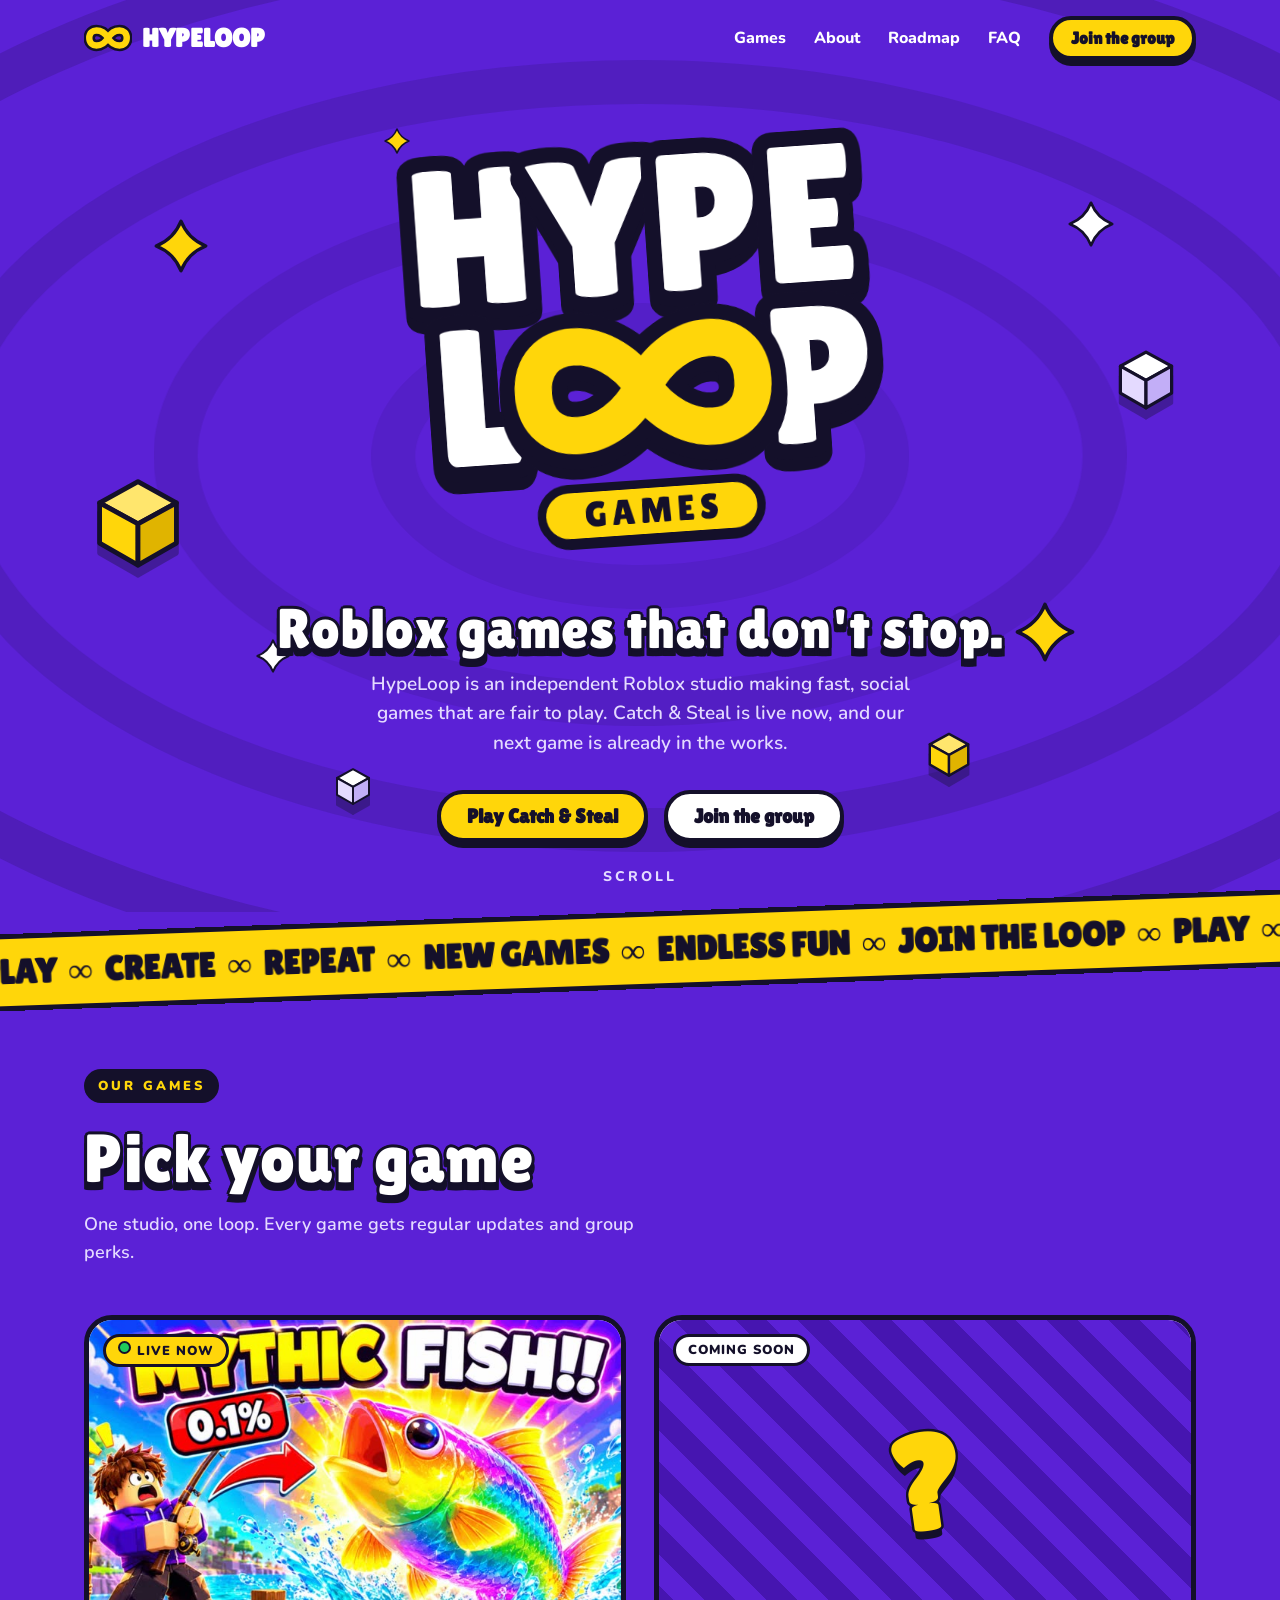
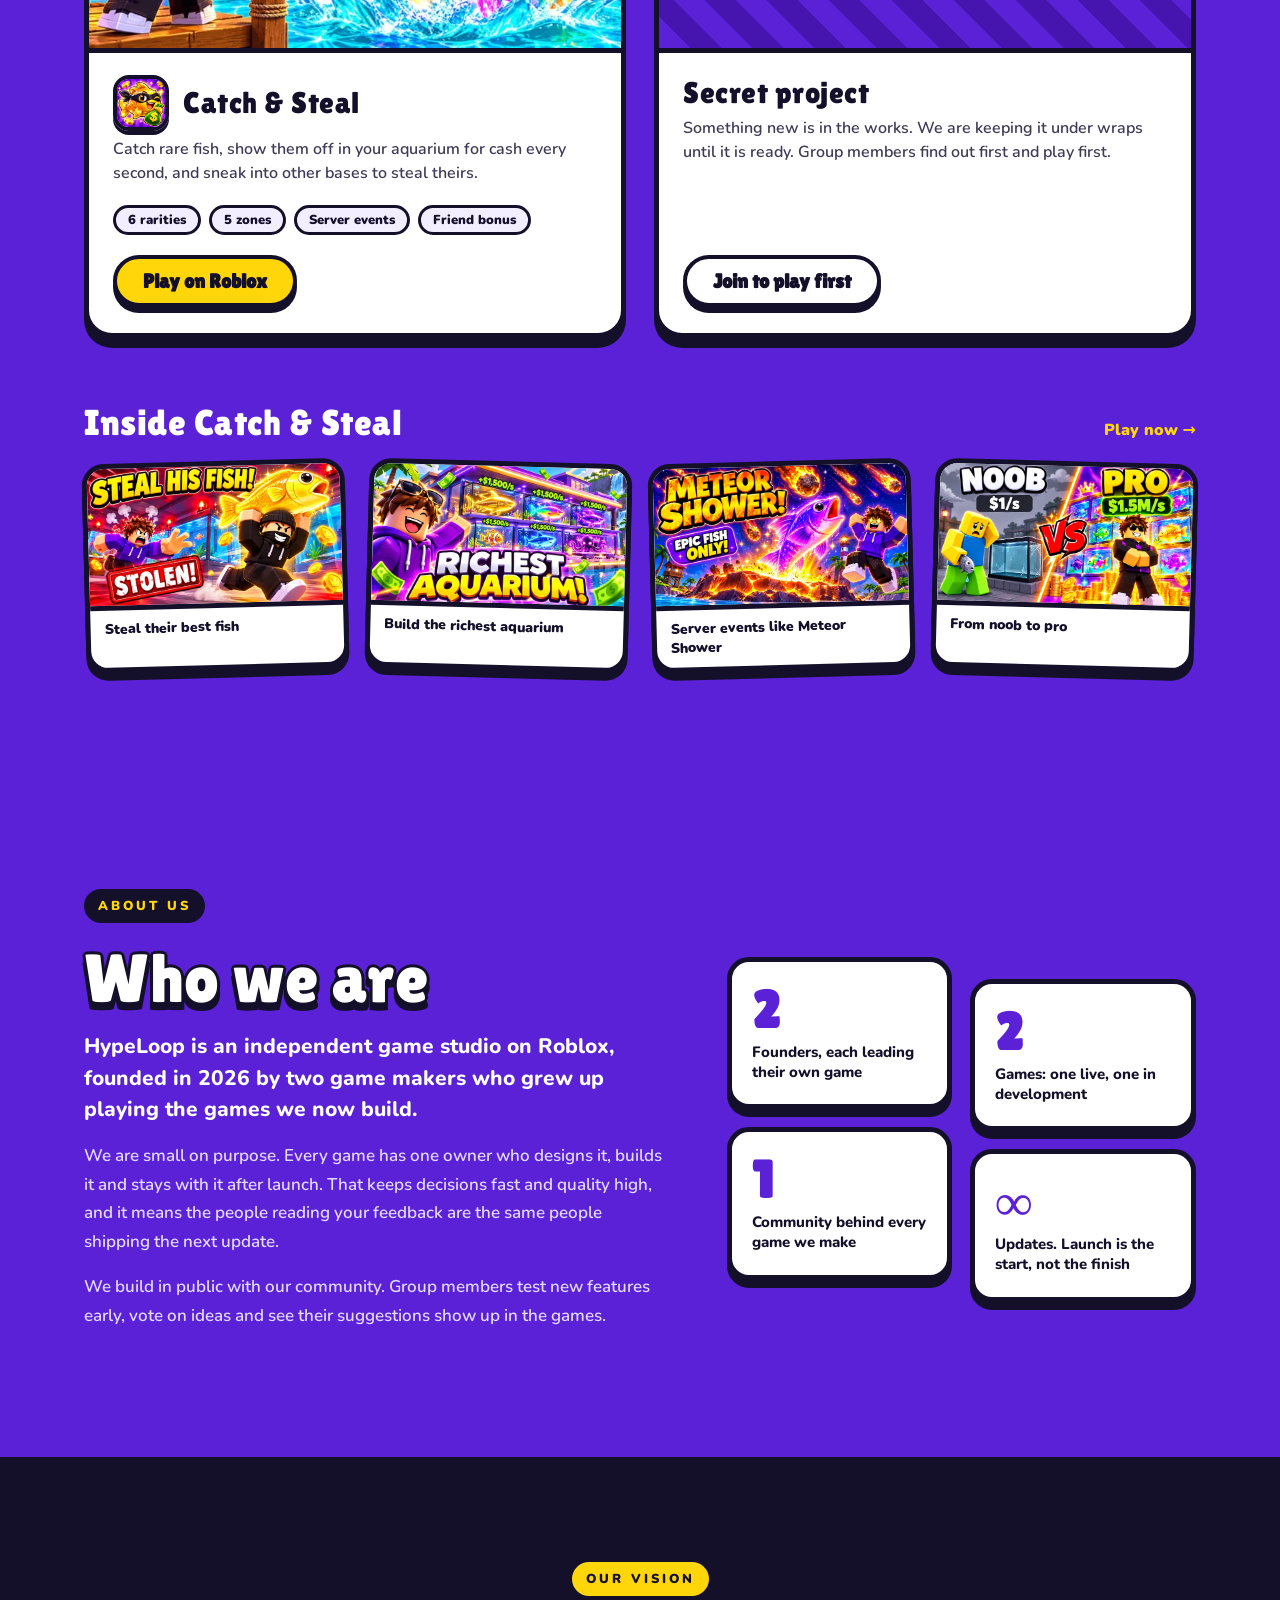
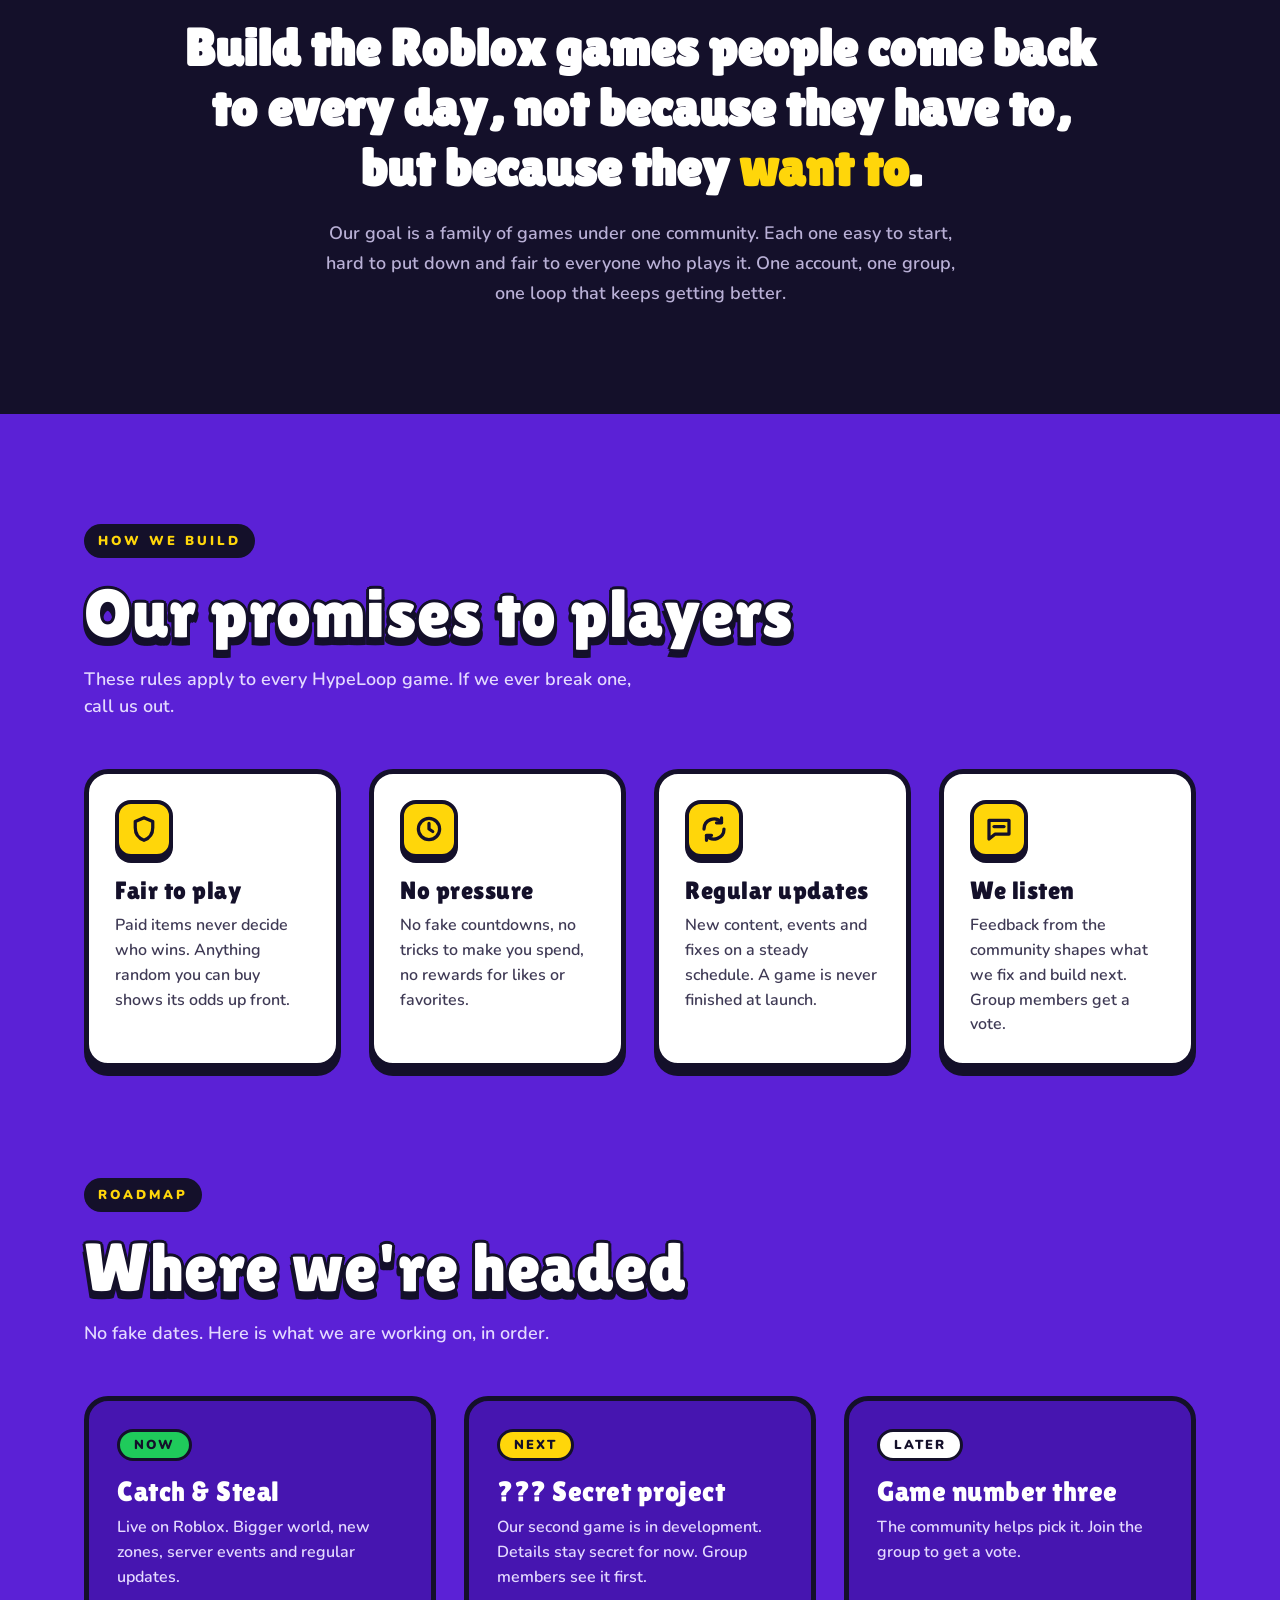
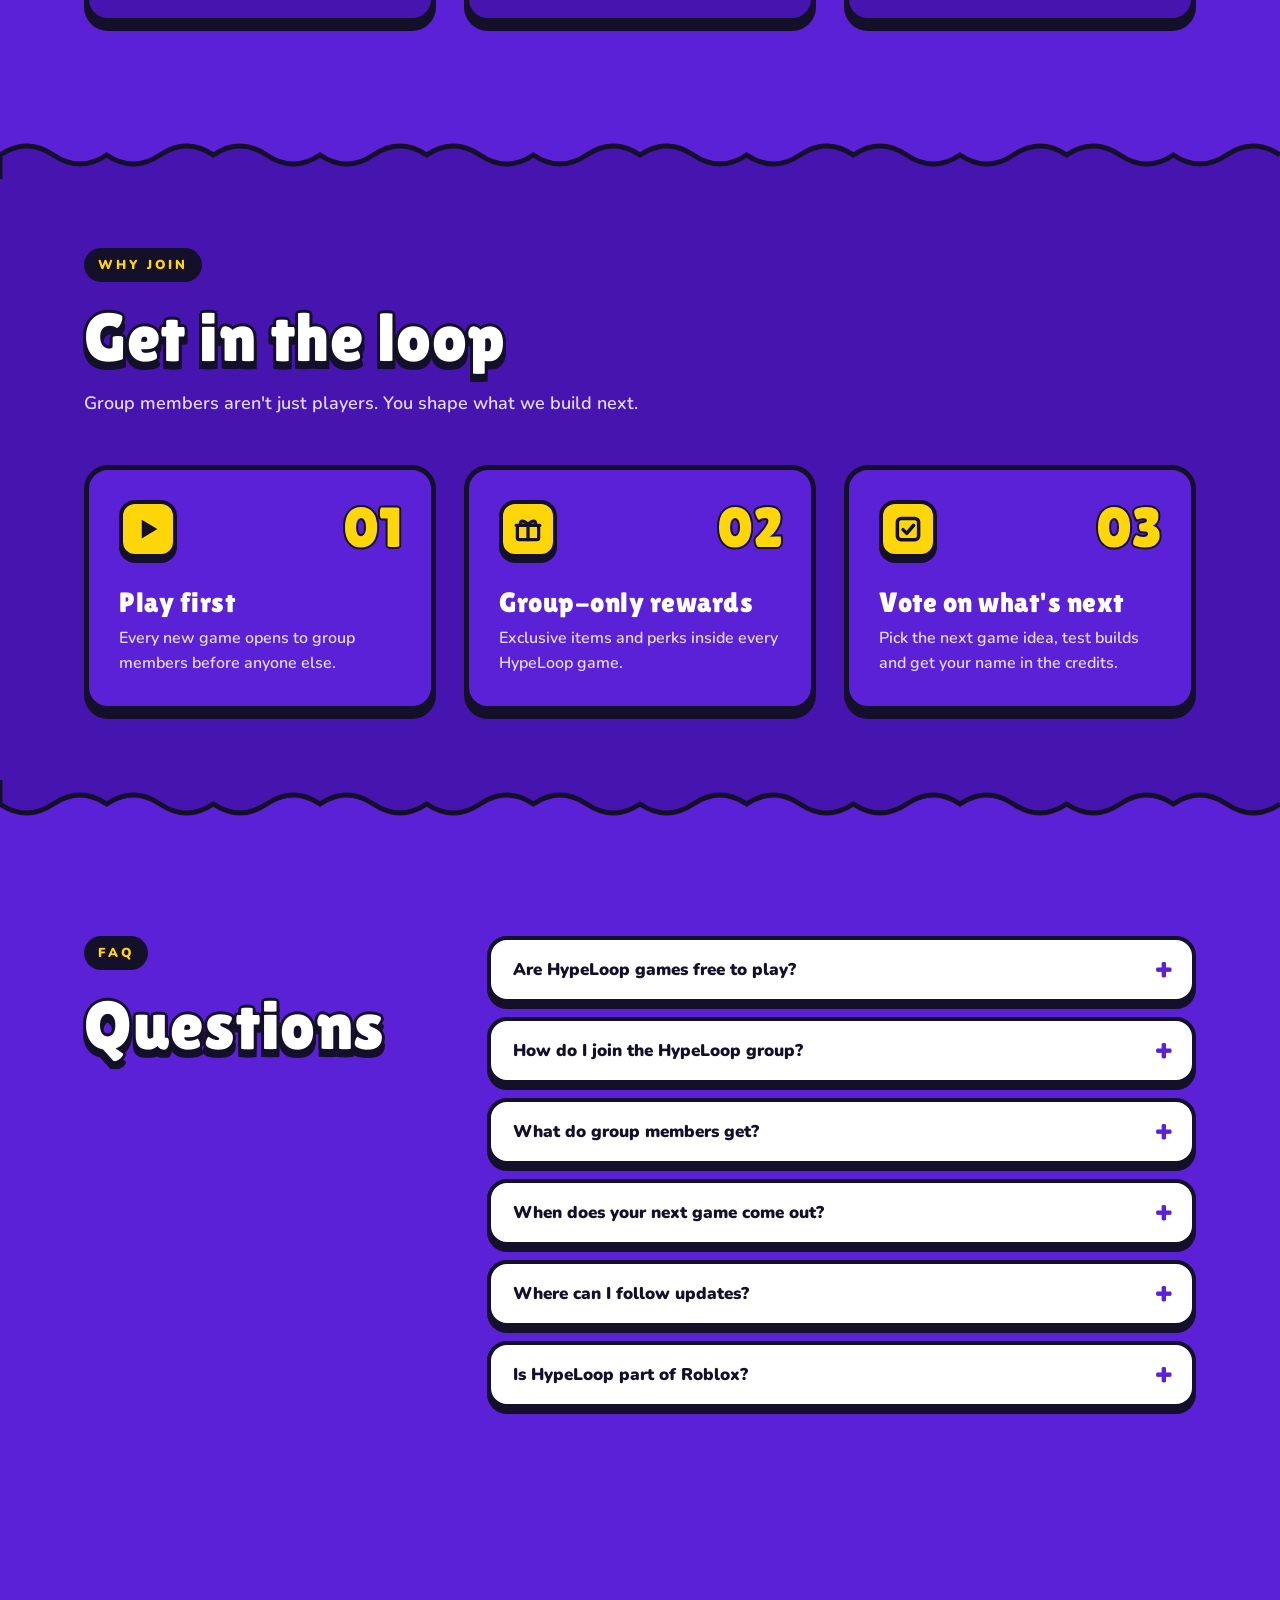
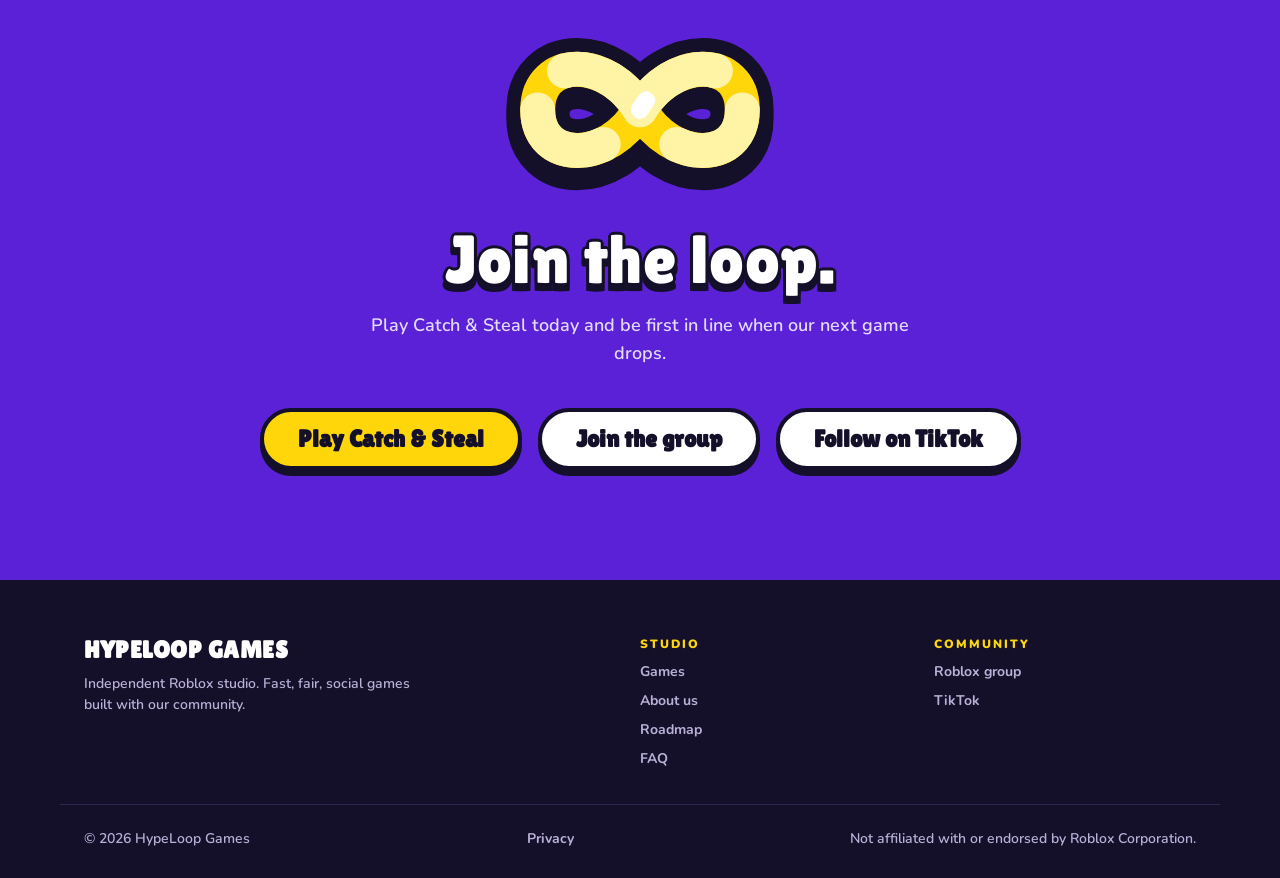
<file: index.html>
<!doctype html>
<html lang="en">
<head>
<meta charset="utf-8">
<meta name="viewport" content="width=device-width, initial-scale=1">
<title>HypeLoop Games | Roblox games that don't stop</title>
<meta name="description" content="HypeLoop is an independent Roblox studio making fast, social games that are fair to play. Play Catch & Steal now, more games are coming.">
<meta property="og:title" content="HypeLoop Games">
<meta property="og:description" content="Roblox games that don't stop. Join the loop.">
<meta property="og:image" content="https://hypeloop.lol/og-image.png">
<meta property="og:url" content="https://hypeloop.lol/">
<meta property="og:type" content="website">
<meta name="twitter:card" content="summary_large_image">
<meta name="theme-color" content="#5B21D6">
<link rel="apple-touch-icon" href="apple-touch-icon.png">
<link rel="icon" href="data:image/svg+xml,<svg xmlns='http://www.w3.org/2000/svg' width='64' height='64' viewBox='0 0 512 512'><rect width='512' height='512' rx='0' fill='%235B21D6'/><g transform='rotate(-4 256 256)' stroke-linejoin='round' stroke-linecap='round' fill='none'><path transform='translate(0 16)' d='M256 256 C308 166 426 166 426 256 C426 346 308 346 256 256 C204 166 86 166 86 256 C86 346 204 346 256 256 Z' stroke='%2314102A' stroke-width='104'/><path d='M256 256 C308 166 426 166 426 256 C426 346 308 346 256 256 C204 166 86 166 86 256 C86 346 204 346 256 256 Z' stroke='%2314102A' stroke-width='104'/><path d='M256 256 C308 166 426 166 426 256 C426 346 308 346 256 256 C204 166 86 166 86 256 C86 346 204 346 256 256 Z' stroke='%23FFD60A' stroke-width='58'/></g></svg>">
<link rel="preload" href="fonts/lilita-one-latin.woff2" as="font" type="font/woff2" crossorigin>
<link rel="preload" href="fonts/nunito-latin.woff2" as="font" type="font/woff2" crossorigin>
<link rel="stylesheet" href="fonts/fonts.css">
<style>
:root{--purple:#5B21D6;--purple-d:#4615B0;--yellow:#FFD60A;--ink:#14102A;--white:#fff;--muted:#E4DAFF}
*{box-sizing:border-box}
html{scroll-behavior:smooth}
html,body{overflow-x:clip}
body{margin:0;font-family:Nunito,system-ui,sans-serif;font-weight:600;color:var(--white);background:var(--purple);overflow-x:hidden}
a{color:inherit}
h1,h2,h3,.display{font-family:'Lilita One',sans-serif;font-weight:400;letter-spacing:.5px;margin:0}
.wrap{max-width:1160px;margin:0 auto;padding:0 24px}

/* outlined chunky text like the logo */
.chunky{color:var(--white);-webkit-text-stroke:0;text-shadow:
 3px 0 var(--ink),-3px 0 var(--ink),0 3px var(--ink),0 -3px var(--ink),2px 2px var(--ink),-2px -2px var(--ink),2px -2px var(--ink),-2px 2px var(--ink),0 8px var(--ink),3px 8px var(--ink),-3px 8px var(--ink)}

/* nav */
nav{position:fixed;inset:0 0 auto 0;z-index:50;transition:background .3s,box-shadow .3s}
nav.scrolled{background:rgba(70,21,176,.92);backdrop-filter:blur(8px);box-shadow:0 4px 0 var(--ink)}
.nav-in{display:flex;align-items:center;justify-content:space-between;height:76px}
.brand{display:flex;align-items:center;gap:10px;text-decoration:none;font-family:'Lilita One';font-size:26px}
.nav-icon{width:48px;height:30px}
.nav-links{display:flex;align-items:center;gap:28px}
.nav-links a.txt{text-decoration:none;font-weight:800}
.nav-links a.txt:hover{color:var(--yellow)}

/* buttons */
.btn{display:inline-flex;align-items:center;gap:10px;min-height:52px;padding:0 26px;border-radius:999px;border:4px solid var(--ink);
 font-family:'Lilita One';font-size:20px;text-decoration:none;color:var(--ink);background:var(--yellow);box-shadow:0 6px 0 var(--ink);
 transition:transform .12s,box-shadow .12s;cursor:pointer}
.btn:hover{transform:translateY(-3px) rotate(-1.5deg);box-shadow:0 9px 0 var(--ink)}
.btn:active{transform:translateY(5px);box-shadow:0 1px 0 var(--ink)}
.btn.white{background:var(--white)}
.btn.small{min-height:44px;font-size:17px;padding:0 18px}
.btn svg{width:22px;height:22px}
.btn{white-space:nowrap}

/* hero */
.hero{position:relative;min-height:100vh;display:flex;align-items:center;justify-content:center;text-align:center;padding:110px 0 70px;overflow:hidden}
.rings{position:absolute;inset:0;pointer-events:none}
.ring{position:absolute;left:50%;top:50%;border:44px solid var(--ink);border-radius:50%;opacity:.16;transform:translate(-50%,-50%) scale(0);animation:ring 1s cubic-bezier(.34,1.56,.64,1) forwards, breathe 6s ease-in-out 1.2s infinite}
.ring:nth-child(1){width:150vw;height:120vh;animation-delay:.05s,1.2s}
.ring:nth-child(2){width:112vw;height:88vh;animation-delay:.15s,1.4s;opacity:.13}
.ring:nth-child(3){width:76vw;height:60vh;animation-delay:.25s,1.6s;opacity:.1}
.ring:nth-child(4){width:42vw;height:34vh;animation-delay:.35s,1.8s;opacity:.08}
@keyframes ring{to{transform:translate(-50%,-50%) scale(1)}}
@keyframes breathe{0%,100%{transform:translate(-50%,-50%) scale(1)}50%{transform:translate(-50%,-50%) scale(1.04)}}
.hero-in{position:relative;z-index:2;will-change:transform;padding:0 16px}
.hero-logo{width:min(540px,86vw,58vh);height:auto;display:block;margin:0 auto;cursor:pointer;overflow:visible}
.hero-logo .drop,.hero-logo .slide-l,.hero-logo .slide-r,.hero-logo .pop{transform-box:fill-box;transform-origin:center;animation-fill-mode:both;animation-duration:.6s;animation-timing-function:cubic-bezier(.34,1.8,.5,1)}
.hero-logo .drop{animation-name:drop}
.hero-logo .slide-l{animation-name:slideL}
.hero-logo .slide-r{animation-name:slideR}
.hero-logo .pop{animation-name:pop;animation-duration:.5s}
.hero-logo .draw{stroke-dasharray:1;stroke-dashoffset:1;animation:draw .9s cubic-bezier(.65,0,.35,1) .1s forwards}
.hero-logo .inf{transform-box:fill-box;transform-origin:center;animation:infpop .35s ease-out 1s}
@keyframes drop{from{transform:translateY(-700px) rotate(-14deg);opacity:0}30%{opacity:1}to{transform:none}}
@keyframes slideL{from{transform:translateX(-900px) rotate(-20deg);opacity:0}to{transform:none;opacity:1}}
@keyframes slideR{from{transform:translateX(900px) rotate(20deg);opacity:0}to{transform:none;opacity:1}}
@keyframes pop{from{transform:scale(0)}to{transform:scale(1)}}
@keyframes draw{to{stroke-dashoffset:0}}
@keyframes infpop{50%{transform:scale(1.12)}}
.hero-logo.shake{animation:shake .45s ease-out}
@keyframes shake{20%{transform:translate(-6px,4px)}40%{transform:translate(5px,-4px)}60%{transform:translate(-3px,2px)}80%{transform:translate(2px,-1px)}}
.tagline{font-size:clamp(34px,5vw,56px);margin:24px 0 10px;opacity:0;animation:fadeUp .6s ease-out 1.5s forwards}
.sub{max-width:560px;margin:0 auto 32px;font-size:19px;line-height:1.55;color:var(--muted);opacity:0;animation:fadeUp .6s ease-out 1.65s forwards}
.cta{display:flex;gap:16px;justify-content:center;flex-wrap:wrap;opacity:0;animation:fadeUp .6s ease-out 1.8s forwards}
@keyframes fadeUp{from{opacity:0;transform:translateY(24px)}to{opacity:1;transform:none}}
.spark{position:absolute;width:var(--s);height:var(--s);fill:var(--c);opacity:0;animation:sparkIn .5s cubic-bezier(.34,1.8,.5,1) var(--d) forwards;z-index:1}
.spark svg{width:100%;height:100%;animation:twinkle 2.4s ease-in-out infinite;animation-delay:var(--d)}
@keyframes sparkIn{from{opacity:0;transform:scale(0) rotate(-90deg)}to{opacity:1;transform:none}}
@keyframes twinkle{50%{transform:scale(.7) rotate(20deg)}}
.scroll-hint{position:absolute;bottom:26px;left:50%;transform:translateX(-50%);font-weight:800;font-size:14px;letter-spacing:3px;color:var(--muted);z-index:2;animation:bob 1.6s ease-in-out infinite}
@keyframes bob{50%{transform:translate(-50%,8px)}}

/* marquee */
.marquee{background:var(--yellow);color:var(--ink);border-block:5px solid var(--ink);overflow:hidden;transform:rotate(-2deg);margin:0 -20px;position:relative;z-index:3}
.marquee-track{display:flex;width:max-content;animation:marq 22s linear infinite}
.marquee span{font-family:'Lilita One';font-size:34px;padding:14px 0;white-space:nowrap}
@keyframes marq{to{transform:translateX(-50%)}}

/* sections */
section{padding:110px 0}
.kicker{display:inline-block;background:var(--ink);color:var(--yellow);font-weight:900;letter-spacing:3px;font-size:13px;padding:8px 14px;border-radius:999px;margin-bottom:16px}
.sec-title{font-size:clamp(40px,6vw,68px);margin-bottom:14px}
.sec-sub{color:var(--muted);font-size:18px;max-width:560px;line-height:1.55;margin:0 0 48px}
.grid{display:grid;grid-template-columns:repeat(auto-fit,minmax(260px,1fr));gap:28px}
.card{background:var(--white);color:var(--ink);border:5px solid var(--ink);border-radius:28px;box-shadow:0 10px 0 var(--ink);overflow:hidden;transition:transform .2s}
.card:hover{transform:translateY(-6px) rotate(-1deg)}
.card-art{aspect-ratio:16/10;background:repeating-linear-gradient(45deg,var(--purple) 0 22px,var(--purple-d) 22px 44px);border-bottom:5px solid var(--ink);display:grid;place-items:center;position:relative}
.card-art svg{width:42%;height:auto;transition:transform .4s cubic-bezier(.34,1.8,.5,1)}
.card:hover .card-art svg{transform:scale(1.12) rotate(-6deg)}
.badge{position:absolute;top:14px;left:14px;background:var(--yellow);border:3px solid var(--ink);border-radius:999px;padding:4px 12px;font-weight:900;font-size:13px;letter-spacing:1px}
.card-body{padding:22px 24px 26px}
.card-body h3{font-size:30px;margin-bottom:6px}
.card-body p{margin:0 0 20px;color:#3F3A55;line-height:1.5}
.card{display:flex;flex-direction:column}
.card-body{flex:1;display:flex;flex-direction:column;align-items:flex-start}
.card-btn{margin-top:auto}
.badge.soon{background:var(--white)}
.mystery{font-family:'Lilita One';font-size:clamp(90px,12vw,130px);line-height:1;color:var(--yellow);-webkit-text-stroke:5px var(--ink);paint-order:stroke fill;text-shadow:0 8px 0 var(--ink);transform:rotate(-8deg);display:block;transition:transform .4s cubic-bezier(.34,1.8,.5,1)}
.card:hover .mystery{transform:rotate(6deg) scale(1.12)}
.badge.live::before{content:"";display:inline-block;width:9px;height:9px;border-radius:50%;background:#1FCB5B;border:2px solid var(--ink);margin-right:6px;vertical-align:1px}
.games{padding-top:80px}
.card-art.photo{display:block;padding:0;background:var(--ink);overflow:hidden}
.card-art.photo img{display:block;width:100%;height:100%;object-fit:cover;transition:transform .5s cubic-bezier(.34,1.56,.64,1)}
.card:hover .card-art.photo img{transform:scale(1.06)}
.card-art.photo .badge{z-index:2}
.game-title{display:flex;align-items:center;gap:14px;margin-bottom:6px}
.game-title h3{margin:0}
.game-icon{width:56px;height:56px;border-radius:16px;border:4px solid var(--ink);box-shadow:0 4px 0 var(--ink);flex:none}
.chips{list-style:none;display:flex;flex-wrap:wrap;gap:8px;padding:0;margin:0 0 20px}
.chips li{background:#F3EEFF;border:3px solid var(--ink);border-radius:999px;padding:3px 12px;font-weight:900;font-size:13px;color:var(--ink)}
.gallery-head{display:flex;justify-content:space-between;align-items:baseline;gap:16px;margin:64px 0 18px}
.gallery-head h3{font-size:clamp(26px,3.4vw,36px)}
.txt-link{font-weight:900;color:var(--yellow);text-decoration:none;white-space:nowrap}
.txt-link:hover{color:var(--white)}
.gallery{display:grid;grid-template-columns:repeat(4,1fr);gap:20px}
.gallery figure{margin:0;background:var(--white);border:5px solid var(--ink);border-radius:22px;box-shadow:0 8px 0 var(--ink);overflow:hidden;transition:transform .2s}
.gallery figure:nth-child(odd){transform:rotate(-1.5deg)}
.gallery figure:nth-child(even){transform:rotate(1.5deg)}
.gallery figure:hover{transform:translateY(-6px) rotate(0)}
.gallery img{display:block;width:100%;height:auto;aspect-ratio:16/9;object-fit:cover;border-bottom:5px solid var(--ink)}
.gallery figcaption{padding:10px 14px;font-weight:900;color:var(--ink);font-size:14px;line-height:1.3}
@media (max-width:900px){
 .gallery{display:flex;overflow-x:auto;scroll-snap-type:x mandatory;gap:16px;padding:6px 4px 18px;margin:0 -4px}
 .gallery figure{flex:0 0 78%;scroll-snap-align:center}
}
.games .grid{grid-template-columns:repeat(auto-fit,minmax(min(300px,100%),1fr))}

.perks{background:var(--purple-d);padding-top:70px;padding-bottom:70px}
.perk{background:var(--purple);border:5px solid var(--ink);border-radius:24px;padding:30px;box-shadow:0 8px 0 var(--ink)}
.perk .num{font-family:'Lilita One';font-size:56px;color:var(--yellow);line-height:1;-webkit-text-stroke:2px var(--ink)}
.perk h3{font-size:28px;margin:10px 0 8px}
.perk p{margin:0;color:var(--muted);line-height:1.55}

.join{text-align:center;position:relative;overflow:hidden}
.join .sec-sub{margin:0 auto 40px}
.socials{display:flex;flex-wrap:wrap;justify-content:center;gap:16px}

footer{background:var(--ink);color:#B9B0D6;padding:56px 0 30px;font-size:14px}
.foot{display:flex;justify-content:space-between;gap:16px;flex-wrap:wrap;align-items:center;border-top:1px solid #2E2650;padding-top:24px}
.foot-top{display:grid;grid-template-columns:2fr 1fr 1fr;gap:32px;margin-bottom:36px}
.foot-name{font-family:'Lilita One';font-size:24px;color:var(--white);letter-spacing:.5px}
.foot-brand p{max-width:340px;line-height:1.55;margin:10px 0 0}
.foot-col{display:flex;flex-direction:column;gap:10px}
.foot-h{font-weight:900;color:var(--yellow);letter-spacing:2px;font-size:12px;text-transform:uppercase}
.foot-col a{text-decoration:none;font-weight:700}
.foot-col a:hover{color:var(--white)}
.foot-legal{display:flex;gap:18px}
.foot-legal a{font-weight:700;text-decoration:none}
.foot-legal a:hover{color:var(--white)}

/* about */
.about-grid{display:grid;grid-template-columns:1.25fr 1fr;gap:56px;align-items:center}
.about p{color:var(--muted);font-size:17px;line-height:1.7;margin:0 0 16px;max-width:600px}
.about .lead{color:var(--white);font-size:21px;font-weight:800;line-height:1.5}
.facts{display:grid;grid-template-columns:1fr 1fr;gap:18px}
.fact{background:var(--white);color:var(--ink);border:5px solid var(--ink);border-radius:22px;box-shadow:0 8px 0 var(--ink);padding:22px 20px;display:flex;flex-direction:column;gap:6px}
.fact:nth-child(even){transform:translateY(22px)}
.fact-n{font-family:'Lilita One';font-size:52px;line-height:1;color:var(--purple)}
.fact-t{font-weight:800;line-height:1.35;font-size:15px}

/* vision */
.vision{background:var(--ink);text-align:center;padding:100px 0;border-block:5px solid var(--ink)}
.kicker.yellow{background:var(--yellow);color:var(--ink)}
.vision-quote{font-family:'Lilita One';font-size:clamp(30px,4.4vw,52px);line-height:1.15;max-width:920px;margin:6px auto 22px}
.vision-quote .hl{color:var(--yellow)}
.vision-sub{color:#B9B0D6;font-size:18px;line-height:1.65;max-width:640px;margin:0 auto}

/* principles */
.grid-4{grid-template-columns:repeat(auto-fit,minmax(min(230px,100%),1fr))}
.pcard{background:var(--white);color:var(--ink);border:5px solid var(--ink);border-radius:24px;box-shadow:0 8px 0 var(--ink);padding:26px}
.pcard h3{font-size:25px;margin:0 0 8px}
.pcard p{margin:0;color:#3F3A55;line-height:1.55}

/* roadmap */
.roadmap{padding-top:0}
.steps{list-style:none;margin:0;padding:0;display:grid;grid-template-columns:repeat(auto-fit,minmax(min(260px,100%),1fr));gap:28px;counter-reset:s}
.step{position:relative;background:var(--purple-d);border:5px solid var(--ink);border-radius:24px;padding:28px;box-shadow:0 8px 0 var(--ink)}
.step h3{font-size:28px;margin:14px 0 8px}
.step p{margin:0;color:var(--muted);line-height:1.55}
.step-tag{display:inline-block;border:3px solid var(--ink);border-radius:999px;padding:4px 14px;font-weight:900;font-size:13px;letter-spacing:2px;color:var(--ink)}
.step-tag.now{background:#1FCB5B}
.step-tag.next{background:var(--yellow)}
.step-tag.later{background:var(--white)}

/* faq */
.faq-wrap{display:grid;grid-template-columns:1fr 2fr;gap:48px;align-items:start}
.faq-list{display:flex;flex-direction:column;gap:14px}
.faq details{background:var(--white);color:var(--ink);border:4px solid var(--ink);border-radius:20px;box-shadow:0 6px 0 var(--ink);overflow:hidden}
.faq summary{cursor:pointer;list-style:none;padding:18px 56px 18px 22px;font-weight:900;font-size:17px;position:relative}
.faq summary::-webkit-details-marker{display:none}
.faq summary::after{content:"+";position:absolute;right:20px;top:50%;transform:translateY(-50%);font-family:'Lilita One';font-size:28px;color:var(--purple);transition:transform .2s}
.faq details[open] summary::after{transform:translateY(-50%) rotate(45deg)}
.faq details p{margin:0;padding:0 22px 20px;color:#3F3A55;line-height:1.6}

@media (max-width:900px){
 .about-grid,.faq-wrap{grid-template-columns:1fr;gap:36px}
 .foot-top{grid-template-columns:1fr 1fr}
 .foot-brand{grid-column:1/-1}
 .nav-links{gap:18px}
}
@media (max-width:1000px){.nav-links a.txt[href="#roadmap"],.nav-links a.txt[href="#faq"]{display:none}}

/* scroll reveal */
.reveal{opacity:0;transform:translateY(50px) scale(.96);transition:opacity .7s ease,transform .7s cubic-bezier(.34,1.56,.64,1)}
.reveal.in{opacity:1;transform:none}


/* floating blocks */
.float{position:absolute;width:var(--s);z-index:1;opacity:0;animation:sparkIn .6s cubic-bezier(.34,1.8,.5,1) var(--d) forwards;pointer-events:none}
.float svg{width:100%;height:auto;display:block;animation:floaty var(--t,5s) ease-in-out infinite;filter:drop-shadow(0 10px 0 rgba(20,16,42,.35))}
@keyframes floaty{0%,100%{transform:translateY(0) rotate(var(--r0,-8deg))}50%{transform:translateY(-22px) rotate(var(--r1,8deg))}}

/* tilt cards */
.perk{transform-style:preserve-3d;transition:transform .25s ease,box-shadow .25s}
.perk-icon{width:58px;height:58px;display:grid;place-items:center;background:var(--yellow);border:4px solid var(--ink);border-radius:16px;box-shadow:0 5px 0 var(--ink);margin-bottom:18px}
.perk-icon svg{width:30px;height:30px}
.perk-top{display:flex;justify-content:space-between;align-items:flex-start}

/* animated loop in join section */
.loop-anim{width:min(260px,60vw);height:auto;display:block;margin:0 auto 28px;overflow:visible}
.loop-anim .run{stroke-dasharray:.16 .09;animation:run 2.4s linear infinite}
.loop-anim .spark-run{stroke-dasharray:.02 .98;animation:run 2.4s linear infinite}
@keyframes run{to{stroke-dashoffset:-1}}
.join .btn{font-size:24px;min-height:62px;padding:0 34px}

/* wavy dividers */
.wave{display:block;width:100%;height:46px}

/* cursor trail */
.trail{position:fixed;width:16px;height:16px;pointer-events:none;z-index:99;fill:var(--yellow)}
@media (max-width:900px){.float{display:none}}

/* burst particles */
.burst{position:fixed;width:26px;height:26px;pointer-events:none;z-index:100;fill:var(--yellow)}

@media (max-width:720px){
 .nav-links a.txt{display:none}
 section{padding:80px 0}
 .marquee span{font-size:26px}
 .spark:nth-of-type(n+3){display:none}
}
@media (prefers-reduced-motion:reduce){
 *,*::before,*::after{animation-duration:.01ms!important;animation-delay:0s!important;animation-iteration-count:1!important;transition:none!important}
 .reveal{opacity:1;transform:none}
 .marquee-track{animation:none}
}
</style>
</head>
<body>

<nav id="nav">
 <div class="wrap nav-in">
  <a class="brand" href="#top"><svg class="nav-icon" viewBox="40 120 432 272" aria-hidden="true"><g stroke-linecap="round" fill="none"><path d="M256 256 C308 166 426 166 426 256 C426 346 308 346 256 256 C204 166 86 166 86 256 C86 346 204 346 256 256 Z" stroke="#14102A" stroke-width="104"/><path d="M256 256 C308 166 426 166 426 256 C426 346 308 346 256 256 C204 166 86 166 86 256 C86 346 204 346 256 256 Z" stroke="#FFD60A" stroke-width="58"/></g></svg><span>HYPELOOP</span></a>
  <div class="nav-links">
   <a class="txt" href="#games">Games</a>
   <a class="txt" href="#about">About</a>
   <a class="txt" href="#roadmap">Roadmap</a>
   <a class="txt" href="#faq">FAQ</a>
   <a class="btn small" href="https://www.roblox.com/communities/856897138/HypeLoop" target="_blank" rel="noopener">Join the group</a>
  </div>
 </div>
</nav>

<header class="hero" id="top">
 <div class="rings" id="rings"><div class="ring"></div><div class="ring"></div><div class="ring"></div><div class="ring"></div></div>
 <div class="spark" style="--s:54px;--c:#FFD60A;--d:2s;left:12%;top:24%"><svg viewBox="-50 -50 100 100" aria-hidden="true"><path d="M0 -46 Q13 -13 46 0 Q13 13 0 46 Q-13 13 -46 0 Q-13 -13 0 -46Z" stroke="#14102A" stroke-width="6" stroke-linejoin="round"/></svg></div>
 <div class="spark" style="--s:34px;--c:#fff;--d:2.15s;left:20%;top:70%"><svg viewBox="-50 -50 100 100" aria-hidden="true"><path d="M0 -46 Q13 -13 46 0 Q13 13 0 46 Q-13 13 -46 0 Q-13 -13 0 -46Z" stroke="#14102A" stroke-width="6" stroke-linejoin="round"/></svg></div>
 <div class="spark" style="--s:46px;--c:#fff;--d:2.3s;right:13%;top:22%"><svg viewBox="-50 -50 100 100" aria-hidden="true"><path d="M0 -46 Q13 -13 46 0 Q13 13 0 46 Q-13 13 -46 0 Q-13 -13 0 -46Z" stroke="#14102A" stroke-width="6" stroke-linejoin="round"/></svg></div>
 <div class="spark" style="--s:60px;--c:#FFD60A;--d:2.45s;right:16%;top:66%"><svg viewBox="-50 -50 100 100" aria-hidden="true"><path d="M0 -46 Q13 -13 46 0 Q13 13 0 46 Q-13 13 -46 0 Q-13 -13 0 -46Z" stroke="#14102A" stroke-width="6" stroke-linejoin="round"/></svg></div>
 <div class="spark" style="--s:26px;--c:#FFD60A;--d:2.6s;left:30%;top:14%"><svg viewBox="-50 -50 100 100" aria-hidden="true"><path d="M0 -46 Q13 -13 46 0 Q13 13 0 46 Q-13 13 -46 0 Q-13 -13 0 -46Z" stroke="#14102A" stroke-width="6" stroke-linejoin="round"/></svg></div>

 <div class="float" style="--s:96px;--d:2.1s;--t:5.5s;left:7%;top:52%"><svg viewBox="0 0 100 100" aria-hidden="true"><g stroke="#14102A" stroke-width="5" stroke-linejoin="round"><polygon points="50,8 90,30 50,52 10,30" fill="#FFE66D"/><polygon points="10,30 50,52 50,95 10,72" fill="#FFD60A"/><polygon points="90,30 50,52 50,95 90,72" fill="#E0B400"/></g></svg></div>
 <div class="float" style="--s:64px;--d:2.3s;--t:4.6s;--r0:10deg;--r1:-6deg;right:8%;top:38%"><svg viewBox="0 0 100 100" aria-hidden="true"><g stroke="#14102A" stroke-width="5" stroke-linejoin="round"><polygon points="50,8 90,30 50,52 10,30" fill="#FFFFFF"/><polygon points="10,30 50,52 50,95 10,72" fill="#E4DAFF"/><polygon points="90,30 50,52 50,95 90,72" fill="#C2AEF7"/></g></svg></div>
 <div class="float" style="--s:48px;--d:2.5s;--t:6s;right:24%;top:80%"><svg viewBox="0 0 100 100" aria-hidden="true"><g stroke="#14102A" stroke-width="5" stroke-linejoin="round"><polygon points="50,8 90,30 50,52 10,30" fill="#FFE66D"/><polygon points="10,30 50,52 50,95 10,72" fill="#FFD60A"/><polygon points="90,30 50,52 50,95 90,72" fill="#E0B400"/></g></svg></div>
 <div class="float" style="--s:40px;--d:2.6s;--t:4.2s;--r0:6deg;--r1:-10deg;left:26%;top:84%"><svg viewBox="0 0 100 100" aria-hidden="true"><g stroke="#14102A" stroke-width="5" stroke-linejoin="round"><polygon points="50,8 90,30 50,52 10,30" fill="#FFFFFF"/><polygon points="10,30 50,52 50,95 10,72" fill="#E4DAFF"/><polygon points="90,30 50,52 50,95 90,72" fill="#C2AEF7"/></g></svg></div>
 <div class="hero-in" id="heroIn">
  <svg id="heroLogo" class="hero-logo" viewBox="292 63 617 546" role="img" aria-label="HypeLoop Games"><g transform="rotate(-4 600 330)"><g class="drop" style="animation-delay:0.55s"><path transform="translate(0 14) translate(332.97 280) scale(0.23 -0.23)" d="M594 17Q594 0 493.0 0.0Q392 0 392 17V247H252V17Q252 0 151.0 0.0Q50 0 50 17V680Q50 701 151.0 701.0Q252 701 252 680V445H392V678Q392 692 442 698Q468 700 493 700L544 698Q594 692 594 678Z" fill="#14102A" stroke="#14102A" stroke-width="156.5" stroke-linejoin="round"/><path transform="translate(332.97 280) scale(0.23 -0.23)" d="M594 17Q594 0 493.0 0.0Q392 0 392 17V247H252V17Q252 0 151.0 0.0Q50 0 50 17V680Q50 701 151.0 701.0Q252 701 252 680V445H392V678Q392 692 442 698Q468 700 493 700L544 698Q594 692 594 678Z" fill="#14102A" stroke="#14102A" stroke-width="156.5" stroke-linejoin="round"/><path transform="translate(332.97 280) scale(0.23 -0.23)" d="M594 17Q594 0 493.0 0.0Q392 0 392 17V247H252V17Q252 0 151.0 0.0Q50 0 50 17V680Q50 701 151.0 701.0Q252 701 252 680V445H392V678Q392 692 442 698Q468 700 493 700L544 698Q594 692 594 678Z" fill="#FFFFFF"/></g><g class="drop" style="animation-delay:0.63s"><path transform="translate(0 14) translate(481.09 280) scale(0.23 -0.23)" d="M398 667Q411 702 526 702Q555 702 594.5 698.0Q634 694 631 688L423 270V26Q423 9 368 2Q340 -2 313.0 -2.0Q286 -2 259 1Q204 8 204 26V264L-11 686Q-15 692 30.0 697.5Q75 703 106 703Q229 703 241 667L314 463Z" fill="#14102A" stroke="#14102A" stroke-width="156.5" stroke-linejoin="round"/><path transform="translate(481.09 280) scale(0.23 -0.23)" d="M398 667Q411 702 526 702Q555 702 594.5 698.0Q634 694 631 688L423 270V26Q423 9 368 2Q340 -2 313.0 -2.0Q286 -2 259 1Q204 8 204 26V264L-11 686Q-15 692 30.0 697.5Q75 703 106 703Q229 703 241 667L314 463Z" fill="#14102A" stroke="#14102A" stroke-width="156.5" stroke-linejoin="round"/><path transform="translate(481.09 280) scale(0.23 -0.23)" d="M398 667Q411 702 526 702Q555 702 594.5 698.0Q634 694 631 688L423 270V26Q423 9 368 2Q340 -2 313.0 -2.0Q286 -2 259 1Q204 8 204 26V264L-11 686Q-15 692 30.0 697.5Q75 703 106 703Q229 703 241 667L314 463Z" fill="#FFFFFF"/></g><g class="drop" style="animation-delay:0.71s"><path transform="translate(0 14) translate(622.54 280) scale(0.23 -0.23)" d="M137 -2Q46 -2 46 18V666Q46 700 77 700H253Q401 700 466.5 639.0Q532 578 532 462Q532 366 470 286Q439 246 379.0 222.0Q319 198 239 198V19Q239 7 201.5 2.5Q164 -2 137 -2ZM239 526V368H252Q287 368 311.0 390.0Q335 412 335.0 452.0Q335 492 318.5 509.0Q302 526 260 526Z" fill="#14102A" stroke="#14102A" stroke-width="156.5" stroke-linejoin="round"/><path transform="translate(622.54 280) scale(0.23 -0.23)" d="M137 -2Q46 -2 46 18V666Q46 700 77 700H253Q401 700 466.5 639.0Q532 578 532 462Q532 366 470 286Q439 246 379.0 222.0Q319 198 239 198V19Q239 7 201.5 2.5Q164 -2 137 -2ZM239 526V368H252Q287 368 311.0 390.0Q335 412 335.0 452.0Q335 492 318.5 509.0Q302 526 260 526Z" fill="#14102A" stroke="#14102A" stroke-width="156.5" stroke-linejoin="round"/><path transform="translate(622.54 280) scale(0.23 -0.23)" d="M137 -2Q46 -2 46 18V666Q46 700 77 700H253Q401 700 466.5 639.0Q532 578 532 462Q532 366 470 286Q439 246 379.0 222.0Q319 198 239 198V19Q239 7 201.5 2.5Q164 -2 137 -2ZM239 526V368H252Q287 368 311.0 390.0Q335 412 335.0 452.0Q335 492 318.5 509.0Q302 526 260 526Z" fill="#FFFFFF"/></g><g class="drop" style="animation-delay:0.79s"><path transform="translate(0 14) translate(753.64 280) scale(0.23 -0.23)" d="M375 422Q394 422 394 352Q394 331 389.5 302.5Q385 274 373 274H246V174H430Q447 174 453 130Q456 111 456.0 89.5Q456 68 450.0 34.0Q444 0 430 0H88Q50 0 50 31V674Q50 700 73 700H431Q452 700 452.0 611.5Q452 523 431 523H246V422Z" fill="#14102A" stroke="#14102A" stroke-width="156.5" stroke-linejoin="round"/><path transform="translate(753.64 280) scale(0.23 -0.23)" d="M375 422Q394 422 394 352Q394 331 389.5 302.5Q385 274 373 274H246V174H430Q447 174 453 130Q456 111 456.0 89.5Q456 68 450.0 34.0Q444 0 430 0H88Q50 0 50 31V674Q50 700 73 700H431Q452 700 452.0 611.5Q452 523 431 523H246V422Z" fill="#14102A" stroke="#14102A" stroke-width="156.5" stroke-linejoin="round"/><path transform="translate(753.64 280) scale(0.23 -0.23)" d="M375 422Q394 422 394 352Q394 331 389.5 302.5Q385 274 373 274H246V174H430Q447 174 453 130Q456 111 456.0 89.5Q456 68 450.0 34.0Q444 0 430 0H88Q50 0 50 31V674Q50 700 73 700H431Q452 700 452.0 611.5Q452 523 431 523H246V422Z" fill="#FFFFFF"/></g><g class="slide-l" style="animation-delay:0.95s"><path transform="translate(0 14) translate(354.95 470) scale(0.23 -0.23)" d="M40 59V681Q40 702 141.5 702.0Q243 702 243 681V191H397Q415 191 422 144Q425 121 425.0 97.0Q425 73 422 48Q414 0 396 0H88Q66 0 53.0 18.0Q40 36 40 59Z" fill="#14102A" stroke="#14102A" stroke-width="156.5" stroke-linejoin="round"/><path transform="translate(354.95 470) scale(0.23 -0.23)" d="M40 59V681Q40 702 141.5 702.0Q243 702 243 681V191H397Q415 191 422 144Q425 121 425.0 97.0Q425 73 422 48Q414 0 396 0H88Q66 0 53.0 18.0Q40 36 40 59Z" fill="#14102A" stroke="#14102A" stroke-width="156.5" stroke-linejoin="round"/><path transform="translate(354.95 470) scale(0.23 -0.23)" d="M40 59V681Q40 702 141.5 702.0Q243 702 243 681V191H397Q415 191 422 144Q425 121 425.0 97.0Q425 73 422 48Q414 0 396 0H88Q66 0 53.0 18.0Q40 36 40 59Z" fill="#FFFFFF"/></g><g class="slide-r" style="animation-delay:1.00s"><path transform="translate(0 14) translate(745.00 470) scale(0.23 -0.23)" d="M137 -2Q46 -2 46 18V666Q46 700 77 700H253Q401 700 466.5 639.0Q532 578 532 462Q532 366 470 286Q439 246 379.0 222.0Q319 198 239 198V19Q239 7 201.5 2.5Q164 -2 137 -2ZM239 526V368H252Q287 368 311.0 390.0Q335 412 335.0 452.0Q335 492 318.5 509.0Q302 526 260 526Z" fill="#14102A" stroke="#14102A" stroke-width="156.5" stroke-linejoin="round"/><path transform="translate(745.00 470) scale(0.23 -0.23)" d="M137 -2Q46 -2 46 18V666Q46 700 77 700H253Q401 700 466.5 639.0Q532 578 532 462Q532 366 470 286Q439 246 379.0 222.0Q319 198 239 198V19Q239 7 201.5 2.5Q164 -2 137 -2ZM239 526V368H252Q287 368 311.0 390.0Q335 412 335.0 452.0Q335 492 318.5 509.0Q302 526 260 526Z" fill="#14102A" stroke="#14102A" stroke-width="156.5" stroke-linejoin="round"/><path transform="translate(745.00 470) scale(0.23 -0.23)" d="M137 -2Q46 -2 46 18V666Q46 700 77 700H253Q401 700 466.5 639.0Q532 578 532 462Q532 366 470 286Q439 246 379.0 222.0Q319 198 239 198V19Q239 7 201.5 2.5Q164 -2 137 -2ZM239 526V368H252Q287 368 311.0 390.0Q335 412 335.0 452.0Q335 492 318.5 509.0Q302 526 260 526Z" fill="#FFFFFF"/></g><g class="inf"><path transform="translate(0 12)" d="M600 390 C640 320 730 320 730 390 C730 460 640 460 600 390 C560 320 470 320 470 390 C470 460 560 460 600 390 Z" pathLength="1" class="draw" fill="none" stroke="#14102A" stroke-width="80" stroke-linecap="round" stroke-linejoin="round"/><path d="M600 390 C640 320 730 320 730 390 C730 460 640 460 600 390 C560 320 470 320 470 390 C470 460 560 460 600 390 Z" pathLength="1" class="draw" fill="none" stroke="#14102A" stroke-width="80" stroke-linecap="round" stroke-linejoin="round"/><path d="M600 390 C640 320 730 320 730 390 C730 460 640 460 600 390 C560 320 470 320 470 390 C470 460 560 460 600 390 Z" pathLength="1" class="draw" fill="none" stroke="#FFD60A" stroke-width="44" stroke-linecap="round" stroke-linejoin="round"/></g><g class="pop" style="animation-delay:1.3s"><rect x="470" y="513" width="260" height="64" rx="32" fill="#14102A"/><rect x="470" y="505" width="260" height="64" rx="32" fill="#FFD60A" stroke="#14102A" stroke-width="10"/><path transform="translate(520.65 551) scale(0.042 -0.042)" d="M420 209 422 345Q422 359 451.0 363.5Q480 368 499 368L538 365Q576 359 576 344L572 31Q552 17 491.5 3.5Q431 -10 353 -10Q208 -10 119.0 84.0Q30 178 30 360Q30 515 117.0 612.0Q204 709 358 709Q428 709 484.5 695.5Q541 682 562 659Q563 651 563.0 629.0Q563 607 548.0 566.5Q533 526 514.0 506.0Q495 486 486.5 486.0Q478 486 468.5 493.5Q459 501 431.0 509.5Q403 518 377 518Q315 518 276.5 478.0Q238 438 238.0 354.0Q238 270 277.5 226.5Q317 183 368.5 183.0Q420 183 420 209Z" fill="#14102A"/><path transform="translate(552.74 551) scale(0.042 -0.042)" d="M520 -2Q433 -2 426 26L393 155H234L205 31Q199 0 109 0Q61 0 38.0 5.5Q15 11 15 14L192 691Q192 699 329.0 699.0Q466 699 466 691L639 13Q639 6 593.0 2.0Q547 -2 520 -2ZM259 282H364L319 489H313Z" fill="#14102A"/><path transform="translate(586.25 551) scale(0.042 -0.042)" d="M750 -1Q661 -1 661 19L640 420L518 14Q514 2 450.0 2.0Q386 2 384 13L258 424L244 25Q243 10 206.0 4.5Q169 -1 144.5 -1.0Q120 -1 97 2Q49 9 50 27L73 677Q73 701 195 701Q231 701 283.0 695.5Q335 690 341 674L453 359L551 675Q560 701 689 701Q726 701 777.5 695.5Q829 690 829 676L858 20Q858 9 819.0 4.0Q780 -1 750 -1Z" fill="#14102A"/><path transform="translate(630.34 551) scale(0.042 -0.042)" d="M375 422Q394 422 394 352Q394 331 389.5 302.5Q385 274 373 274H246V174H430Q447 174 453 130Q456 111 456.0 89.5Q456 68 450.0 34.0Q444 0 430 0H88Q50 0 50 31V674Q50 700 73 700H431Q452 700 452.0 611.5Q452 523 431 523H246V422Z" fill="#14102A"/><path transform="translate(657.05 551) scale(0.042 -0.042)" d="M76 244Q95 229 141.5 203.0Q188 177 230.5 177.0Q273 177 273 210Q273 225 261.0 236.5Q249 248 217.0 263.0Q185 278 169.0 286.5Q153 295 126.5 314.5Q100 334 86 355Q46 412 46.0 500.0Q46 588 111.5 648.5Q177 709 283 709Q355 709 416.0 693.5Q477 678 479 653Q479 650 479 647Q479 612 457.0 558.5Q435 505 426 499Q362 532 311.5 532.0Q261 532 261 496Q261 474 298 457Q306 453 321.0 446.0Q336 439 355.5 429.5Q375 420 397.5 405.5Q420 391 446 367Q499 317 499 235Q499 128 440.0 60.0Q381 -8 258 -10Q198 -10 149.5 0.0Q101 10 65.0 39.0Q29 68 29.0 109.0Q29 150 44.0 190.5Q59 231 76 244Z" fill="#14102A"/></g></g></svg>
  <h1 class="tagline chunky">Roblox games that don't stop.</h1>
  <p class="sub">HypeLoop is an independent Roblox studio making fast, social games that are fair to play. Catch &amp; Steal is live now, and our next game is already in the works.</p>
  <div class="cta">
   <a class="btn" data-burst href="https://www.roblox.com/games/98753461119289" target="_blank" rel="noopener">Play Catch &amp; Steal</a>
   <a class="btn white" href="https://www.roblox.com/communities/856897138/HypeLoop" target="_blank" rel="noopener">Join the group</a>
  </div>
 </div>
 <div class="scroll-hint">SCROLL</div>
</header>

<div class="marquee" aria-hidden="true"><div class="marquee-track" id="marq"></div></div>


<section class="games" id="games">
 <div class="wrap">
  <div class="reveal"><span class="kicker">OUR GAMES</span>
  <h2 class="sec-title chunky">Pick your game</h2>
  <p class="sec-sub">One studio, one loop. Every game gets regular updates and group perks.</p></div>
  <div class="grid">
   <article class="card reveal">
    <a class="card-art photo" href="https://www.roblox.com/games/98753461119289" target="_blank" rel="noopener" aria-label="Play Catch &amp; Steal on Roblox"><span class="badge live">LIVE NOW</span>
     <img src="img/catch-and-steal-0.jpg" width="768" height="432" alt="Catch &amp; Steal artwork: a player reels in a rainbow Mythic fish, 0.1% chance"></a>
    <div class="card-body">
     <div class="game-title"><img class="game-icon" src="img/catch-and-steal-icon.jpg" width="64" height="64" alt="" loading="lazy"><h3>Catch &amp; Steal</h3></div>
     <p>Catch rare fish, show them off in your aquarium for cash every second, and sneak into other bases to steal theirs.</p>
     <ul class="chips"><li>6 rarities</li><li>5 zones</li><li>Server events</li><li>Friend bonus</li></ul>
     <a class="btn card-btn" data-burst href="https://www.roblox.com/games/98753461119289" target="_blank" rel="noopener">Play on Roblox</a>
    </div>
   </article>
   <article class="card reveal">
    <div class="card-art"><span class="badge soon">COMING SOON</span>
     <span class="mystery" aria-hidden="true">?</span></div>
    <div class="card-body">
     <h3>Secret project</h3>
     <p>Something new is in the works. We are keeping it under wraps until it is ready. Group members find out first and play first.</p>
     <a class="btn white card-btn" data-burst href="https://www.roblox.com/communities/856897138/HypeLoop" target="_blank" rel="noopener">Join to play first</a>
    </div>
   </article>
  </div>

  <div class="gallery-head reveal"><h3 class="display">Inside Catch &amp; Steal</h3><a class="txt-link" href="https://www.roblox.com/games/98753461119289" target="_blank" rel="noopener">Play now &rarr;</a></div>
  <div class="gallery reveal">
   <figure><img src="img/catch-and-steal-1.jpg" width="768" height="432" loading="lazy" alt="A thief runs off with a golden fish while its owner chases him"><figcaption>Steal their best fish</figcaption></figure>
   <figure><img src="img/catch-and-steal-4.jpg" width="768" height="432" loading="lazy" alt="A player shows off an aquarium full of glowing fish earning cash"><figcaption>Build the richest aquarium</figcaption></figure>
   <figure><img src="img/catch-and-steal-3.jpg" width="768" height="432" loading="lazy" alt="Meteor shower event with an epic purple fish"><figcaption>Server events like Meteor Shower</figcaption></figure>
   <figure><img src="img/catch-and-steal-2.jpg" width="768" height="432" loading="lazy" alt="Noob earning 1 dollar per second next to a pro earning 1.5 million per second"><figcaption>From noob to pro</figcaption></figure>
  </div>
 </div>
</section>

<section class="about" id="about">
 <div class="wrap about-grid">
  <div class="reveal">
   <span class="kicker">ABOUT US</span>
   <h2 class="sec-title chunky">Who we are</h2>
   <p class="lead">HypeLoop is an independent game studio on Roblox, founded in 2026 by two game makers who grew up playing the games we now build.</p>
   <p>We are small on purpose. Every game has one owner who designs it, builds it and stays with it after launch. That keeps decisions fast and quality high, and it means the people reading your feedback are the same people shipping the next update.</p>
   <p>We build in public with our community. Group members test new features early, vote on ideas and see their suggestions show up in the games.</p>
  </div>
  <div class="facts reveal">
   <div class="fact"><span class="fact-n">2</span><span class="fact-t">Founders, each leading their own game</span></div>
   <div class="fact"><span class="fact-n">2</span><span class="fact-t">Games: one live, one in development</span></div>
   <div class="fact"><span class="fact-n">1</span><span class="fact-t">Community behind every game we make</span></div>
   <div class="fact"><span class="fact-n">&#8734;</span><span class="fact-t">Updates. Launch is the start, not the finish</span></div>
  </div>
 </div>
</section>

<section class="vision">
 <div class="wrap reveal">
  <span class="kicker yellow">OUR VISION</span>
  <p class="vision-quote">Build the Roblox games people come back to every day, not because they have to, but because they <span class="hl">want to</span>.</p>
  <p class="vision-sub">Our goal is a family of games under one community. Each one easy to start, hard to put down and fair to everyone who plays it. One account, one group, one loop that keeps getting better.</p>
 </div>
</section>

<section class="principles" id="principles">
 <div class="wrap">
  <div class="reveal"><span class="kicker">HOW WE BUILD</span>
  <h2 class="sec-title chunky">Our promises to players</h2>
  <p class="sec-sub">These rules apply to every HypeLoop game. If we ever break one, call us out.</p></div>
  <div class="grid grid-4">
   <div class="pcard reveal"><div class="perk-icon"><svg viewBox="0 0 24 24" aria-hidden="true"><path d="M12 3l7 3v5c0 5-3 8.5-7 10-4-1.5-7-5-7-10V6z" fill="none" stroke="#14102A" stroke-width="2.6" stroke-linejoin="round"/></svg></div><h3 class="display">Fair to play</h3><p>Paid items never decide who wins. Anything random you can buy shows its odds up front.</p></div>
   <div class="pcard reveal"><div class="perk-icon"><svg viewBox="0 0 24 24" aria-hidden="true"><g fill="none" stroke="#14102A" stroke-width="2.6" stroke-linecap="round" stroke-linejoin="round"><circle cx="12" cy="12" r="8.5"/><path d="M12 7.5V12l3 2"/></g></svg></div><h3 class="display">No pressure</h3><p>No fake countdowns, no tricks to make you spend, no rewards for likes or favorites.</p></div>
   <div class="pcard reveal"><div class="perk-icon"><svg viewBox="0 0 24 24" aria-hidden="true"><g fill="none" stroke="#14102A" stroke-width="2.6" stroke-linecap="round" stroke-linejoin="round"><path d="M4 12a8 8 0 0 1 14-5.3M20 12a8 8 0 0 1-14 5.3"/><path d="M18 3v4h-4M6 21v-4h4"/></g></svg></div><h3 class="display">Regular updates</h3><p>New content, events and fixes on a steady schedule. A game is never finished at launch.</p></div>
   <div class="pcard reveal"><div class="perk-icon"><svg viewBox="0 0 24 24" aria-hidden="true"><g fill="none" stroke="#14102A" stroke-width="2.6" stroke-linecap="round" stroke-linejoin="round"><path d="M4 5h16v11H9l-5 4z"/><path d="M8 10h8"/></g></svg></div><h3 class="display">We listen</h3><p>Feedback from the community shapes what we fix and build next. Group members get a vote.</p></div>
  </div>
 </div>
</section>

<section class="roadmap" id="roadmap">
 <div class="wrap">
  <div class="reveal"><span class="kicker">ROADMAP</span>
  <h2 class="sec-title chunky">Where we're headed</h2>
  <p class="sec-sub">No fake dates. Here is what we are working on, in order.</p></div>
  <ol class="steps">
   <li class="step reveal"><span class="step-tag now">NOW</span><h3 class="display">Catch &amp; Steal</h3><p>Live on Roblox. Bigger world, new zones, server events and regular updates.</p></li>
   <li class="step reveal"><span class="step-tag next">NEXT</span><h3 class="display">??? Secret project</h3><p>Our second game is in development. Details stay secret for now. Group members see it first.</p></li>
   <li class="step reveal"><span class="step-tag later">LATER</span><h3 class="display">Game number three</h3><p>The community helps pick it. Join the group to get a vote.</p></li>
  </ol>
 </div>
</section>

<svg style="margin-bottom:-1px" class="wave" viewBox="0 0 1440 46" preserveAspectRatio="none" aria-hidden="true"><path d="M0 46 L0 22 Q30 4 60 22 T120 22 Q150 40 180 22 T240 22 Q270 4 300 22 T360 22 Q390 40 420 22 T480 22 Q510 4 540 22 T600 22 Q630 40 660 22 T720 22 Q750 4 780 22 T840 22 Q870 40 900 22 T960 22 Q990 4 1020 22 T1080 22 Q1110 40 1140 22 T1200 22 Q1230 4 1260 22 T1320 22 Q1350 40 1380 22 T1440 22 L1440 46 Z" fill="#4615B0"/><path d="M0 46 L0 22 Q30 4 60 22 T120 22 Q150 40 180 22 T240 22 Q270 4 300 22 T360 22 Q390 40 420 22 T480 22 Q510 4 540 22 T600 22 Q630 40 660 22 T720 22 Q750 4 780 22 T840 22 Q870 40 900 22 T960 22 Q990 4 1020 22 T1080 22 Q1110 40 1140 22 T1200 22 Q1230 4 1260 22 T1320 22 Q1350 40 1380 22 T1440 22" fill="none" stroke="#14102A" stroke-width="5" vector-effect="non-scaling-stroke"/></svg>
<section class="perks" id="perks">
 <div class="wrap">
  <div class="reveal"><span class="kicker">WHY JOIN</span>
  <h2 class="sec-title chunky">Get in the loop</h2>
  <p class="sec-sub">Group members aren't just players. You shape what we build next.</p></div>
  <div class="grid">
   <div class="perk reveal"><div class="perk-top"><div class="perk-icon"><svg viewBox="0 0 24 24" aria-hidden="true"><path d="M7 4.5v15l12.5-7.5z" fill="#14102A"/></svg></div><div class="num">01</div></div><h3 class="display">Play first</h3><p>Every new game opens to group members before anyone else.</p></div>
   <div class="perk reveal"><div class="perk-top"><div class="perk-icon"><svg viewBox="0 0 24 24" aria-hidden="true"><g fill="none" stroke="#14102A" stroke-width="2.6" stroke-linejoin="round" stroke-linecap="round"><rect x="3.5" y="9" width="17" height="11.5" rx="1.5"/><path d="M2.5 9h19M12 9v11.5M12 9c-1.5-3.5-6-4.5-6-2s3.5 2 6 2c2.5 0 6 .5 6-2s-4.5-1.5-6 2"/></g></svg></div><div class="num">02</div></div><h3 class="display">Group-only rewards</h3><p>Exclusive items and perks inside every HypeLoop game.</p></div>
   <div class="perk reveal"><div class="perk-top"><div class="perk-icon"><svg viewBox="0 0 24 24" aria-hidden="true"><g fill="none" stroke="#14102A" stroke-width="2.8" stroke-linecap="round" stroke-linejoin="round"><rect x="3.5" y="3.5" width="17" height="17" rx="3"/><path d="M8 12.5l3 3 5.5-6.5"/></g></svg></div><div class="num">03</div></div><h3 class="display">Vote on what's next</h3><p>Pick the next game idea, test builds and get your name in the credits.</p></div>
  </div>
 </div>
</section>

<svg class="wave" style="transform:scaleY(-1);margin-top:-1px" viewBox="0 0 1440 46" preserveAspectRatio="none" aria-hidden="true"><path d="M0 46 L0 22 Q30 4 60 22 T120 22 Q150 40 180 22 T240 22 Q270 4 300 22 T360 22 Q390 40 420 22 T480 22 Q510 4 540 22 T600 22 Q630 40 660 22 T720 22 Q750 4 780 22 T840 22 Q870 40 900 22 T960 22 Q990 4 1020 22 T1080 22 Q1110 40 1140 22 T1200 22 Q1230 4 1260 22 T1320 22 Q1350 40 1380 22 T1440 22 L1440 46 Z" fill="#4615B0"/><path d="M0 46 L0 22 Q30 4 60 22 T120 22 Q150 40 180 22 T240 22 Q270 4 300 22 T360 22 Q390 40 420 22 T480 22 Q510 4 540 22 T600 22 Q630 40 660 22 T720 22 Q750 4 780 22 T840 22 Q870 40 900 22 T960 22 Q990 4 1020 22 T1080 22 Q1110 40 1140 22 T1200 22 Q1230 4 1260 22 T1320 22 Q1350 40 1380 22 T1440 22" fill="none" stroke="#14102A" stroke-width="5" vector-effect="non-scaling-stroke"/></svg>

<section class="faq" id="faq">
 <div class="wrap faq-wrap">
  <div class="reveal"><span class="kicker">FAQ</span>
  <h2 class="sec-title chunky">Questions</h2></div>
  <div class="faq-list reveal">
   <details><summary>Are HypeLoop games free to play?</summary><p>Yes. Every game is free on Roblox. Optional purchases exist, but you can play, progress and win without them.</p></details>
   <details><summary>How do I join the HypeLoop group?</summary><p>Open our community page on Roblox and press Join. It is free and instant. Members get in-game perks and early access to new games.</p></details>
   <details><summary>What do group members get?</summary><p>Group-only rewards inside our games (for example extra income and free daily items in Catch &amp; Steal), early access to new games and a vote on what we build next.</p></details>
   <details><summary>When does your next game come out?</summary><p>When it is fun enough to be worth your time. We do not announce dates we cannot keep. Group members will hear first and get to play first.</p></details>
   <details><summary>Where can I follow updates?</summary><p>Join the Roblox group and follow us on TikTok at @hypeloopgames for clips, sneak peeks and update news.</p></details>
   <details><summary>Is HypeLoop part of Roblox?</summary><p>No. We are an independent studio that makes games on the Roblox platform. We are not affiliated with or endorsed by Roblox Corporation.</p></details>
  </div>
 </div>
</section>

<section class="join">
 <div class="wrap reveal">
  <svg class="loop-anim" viewBox="40 120 432 272" aria-hidden="true"><g fill="none" stroke-linecap="round">
   <path transform="translate(0 14)" d="M256 256 C308 166 426 166 426 256 C426 346 308 346 256 256 C204 166 86 166 86 256 C86 346 204 346 256 256 Z" stroke="#14102A" stroke-width="104"/>
   <path d="M256 256 C308 166 426 166 426 256 C426 346 308 346 256 256 C204 166 86 166 86 256 C86 346 204 346 256 256 Z" stroke="#14102A" stroke-width="104"/>
   <path d="M256 256 C308 166 426 166 426 256 C426 346 308 346 256 256 C204 166 86 166 86 256 C86 346 204 346 256 256 Z" stroke="#FFD60A" stroke-width="58"/>
   <path class="run" d="M256 256 C308 166 426 166 426 256 C426 346 308 346 256 256 C204 166 86 166 86 256 C86 346 204 346 256 256 Z" pathLength="1" stroke="#FFF3A6" stroke-width="58"/>
   <path class="spark-run" d="M256 256 C308 166 426 166 426 256 C426 346 308 346 256 256 C204 166 86 166 86 256 C86 346 204 346 256 256 Z" pathLength="1" stroke="#FFFFFF" stroke-width="30"/></g></svg>
  <h2 class="sec-title chunky">Join the loop.</h2>
  <p class="sec-sub">Play Catch &amp; Steal today and be first in line when our next game drops.</p>
  <div class="socials">
   <a class="btn" data-burst href="https://www.roblox.com/games/98753461119289" target="_blank" rel="noopener">Play Catch &amp; Steal</a>
   <a class="btn white" href="https://www.roblox.com/communities/856897138/HypeLoop" target="_blank" rel="noopener">Join the group</a>
   <a class="btn white" href="https://www.tiktok.com/@hypeloopgames" target="_blank" rel="noopener">Follow on TikTok</a>
  </div>
 </div>
</section>

<footer>
 <div class="wrap foot-top">
  <div class="foot-brand">
   <span class="foot-name">HYPELOOP GAMES</span>
   <p>Independent Roblox studio. Fast, fair, social games built with our community.</p>
  </div>
  <div class="foot-col">
   <span class="foot-h">Studio</span>
   <a href="#games">Games</a><a href="#about">About us</a><a href="#roadmap">Roadmap</a><a href="#faq">FAQ</a>
  </div>
  <div class="foot-col">
   <span class="foot-h">Community</span>
   <a href="https://www.roblox.com/communities/856897138/HypeLoop" target="_blank" rel="noopener">Roblox group</a>
   <a href="https://www.tiktok.com/@hypeloopgames" target="_blank" rel="noopener">TikTok</a>
  </div>
 </div>
 <div class="wrap foot">
  <span>&copy; <span id="yr">2026</span> HypeLoop Games</span>
  <span class="foot-legal"><a href="privacy.html">Privacy</a></span>
  <span>Not affiliated with or endorsed by Roblox Corporation.</span>
 </div>
</footer>

<script>
(() => {
  const reduce = matchMedia('(prefers-reduced-motion: reduce)').matches;
  document.getElementById('yr').textContent = new Date().getFullYear();

  // nav background on scroll
  const nav = document.getElementById('nav');
  const onScroll = () => nav.classList.toggle('scrolled', scrollY > 30);
  addEventListener('scroll', onScroll, {passive: true}); onScroll();

  // marquee text (duplicated for seamless loop)
  const words = ['PLAY', 'CREATE', 'REPEAT', 'NEW GAMES', 'ENDLESS FUN', 'JOIN THE LOOP'];
  const chunk = words.map(w => `${w}&nbsp;&nbsp;&#8734;&nbsp;&nbsp;`).join('');
  document.getElementById('marq').innerHTML = `<span>${chunk.repeat(3)}</span><span>${chunk.repeat(3)}</span>`;

  // scroll reveal with stagger
  const io = new IntersectionObserver(entries => {
    entries.forEach(e => {
      if (!e.isIntersecting) return;
      const sibs = [...e.target.parentElement.querySelectorAll(':scope > .reveal')];
      e.target.style.transitionDelay = (Math.max(0, sibs.indexOf(e.target)) * 0.1) + 's';
      e.target.classList.add('in'); io.unobserve(e.target);
    });
  }, {threshold: 0.15});
  document.querySelectorAll('.reveal').forEach(el => io.observe(el));

  if (reduce) return;

  // pointer parallax on hero
  const heroIn = document.getElementById('heroIn'), rings = document.getElementById('rings');
  const sparks = [...document.querySelectorAll('.spark, .float')];
  addEventListener('pointermove', e => {
    if (scrollY > innerHeight) return;
    const x = e.clientX / innerWidth - .5, y = e.clientY / innerHeight - .5;
    heroIn.style.transform = `translate(${x * -14}px, ${y * -10}px)`;
    rings.style.transform = `translate(${x * 24}px, ${y * 18}px)`;
    sparks.forEach((s, i) => s.style.translate = `${x * (30 + i * 12)}px ${y * (24 + i * 10)}px`);
  });

  // 3D tilt on perk cards
  document.querySelectorAll('.perk').forEach(card => {
    card.addEventListener('pointermove', e => {
      const r = card.getBoundingClientRect(), x = (e.clientX - r.left) / r.width - .5, y = (e.clientY - r.top) / r.height - .5;
      card.style.transform = `perspective(700px) rotateX(${y * -10}deg) rotateY(${x * 12}deg) translateY(-6px)`;
    });
    card.addEventListener('pointerleave', () => card.style.transform = '');
  });

  // sparkle cursor trail (mouse only)
  if (matchMedia('(pointer: fine)').matches) {
    let last = 0;
    addEventListener('pointermove', e => {
      const now = performance.now(); if (now - last < 45) return; last = now;
      const s = document.createElementNS('http://www.w3.org/2000/svg', 'svg');
      s.setAttribute('viewBox', '-50 -50 100 100'); s.classList.add('trail');
      s.innerHTML = '<path d="M0 -46 Q13 -13 46 0 Q13 13 0 46 Q-13 13 -46 0 Q-13 -13 0 -46Z"/>';
      if (Math.random() < .4) s.style.fill = '#fff';
      s.style.left = e.clientX - 8 + 'px'; s.style.top = e.clientY - 8 + 'px';
      document.body.appendChild(s);
      s.animate([{transform: 'scale(1) rotate(0)', opacity: .9}, {transform: `translateY(18px) scale(0) rotate(120deg)`, opacity: 0}],
                {duration: 600, easing: 'ease-out'}).onfinish = () => s.remove();
    });
  }

  // replay logo animation on click
  const logo = document.getElementById('heroLogo');
  logo.addEventListener('click', () => {
    const clone = logo.cloneNode(true);
    clone.classList.remove('shake');
    logo.replaceWith(clone);
    setTimeout(() => clone.classList.add('shake'), 1650);
    clone.addEventListener('click', () => location.reload());
  });
  // impact shake when the badge lands
  setTimeout(() => { logo.classList.add('shake'); }, 1650);

  // star burst on button click
  const starPath = 'M0 -46 Q13 -13 46 0 Q13 13 0 46 Q-13 13 -46 0 Q-13 -13 0 -46Z';
  document.querySelectorAll('[data-burst]').forEach(btn => btn.addEventListener('click', e => {
    const r = btn.getBoundingClientRect(), cx = r.left + r.width / 2, cy = r.top + r.height / 2;
    for (let i = 0; i < 12; i++) {
      const s = document.createElementNS('http://www.w3.org/2000/svg', 'svg');
      s.setAttribute('viewBox', '-50 -50 100 100'); s.classList.add('burst');
      s.innerHTML = `<path d="${starPath}" stroke="#14102A" stroke-width="6"/>`;
      if (i % 2) s.style.fill = '#fff';
      s.style.left = cx - 13 + 'px'; s.style.top = cy - 13 + 'px';
      document.body.appendChild(s);
      const a = Math.PI * 2 * i / 12, d = 70 + Math.random() * 60;
      s.animate([{transform: 'translate(0,0) scale(.4) rotate(0)', opacity: 1},
                 {transform: `translate(${Math.cos(a) * d}px, ${Math.sin(a) * d}px) scale(1) rotate(180deg)`, opacity: 0}],
                {duration: 700, easing: 'cubic-bezier(.2,.8,.3,1)'}).onfinish = () => s.remove();
    }
  }));
})();
</script>
</body>
</html>
</file>
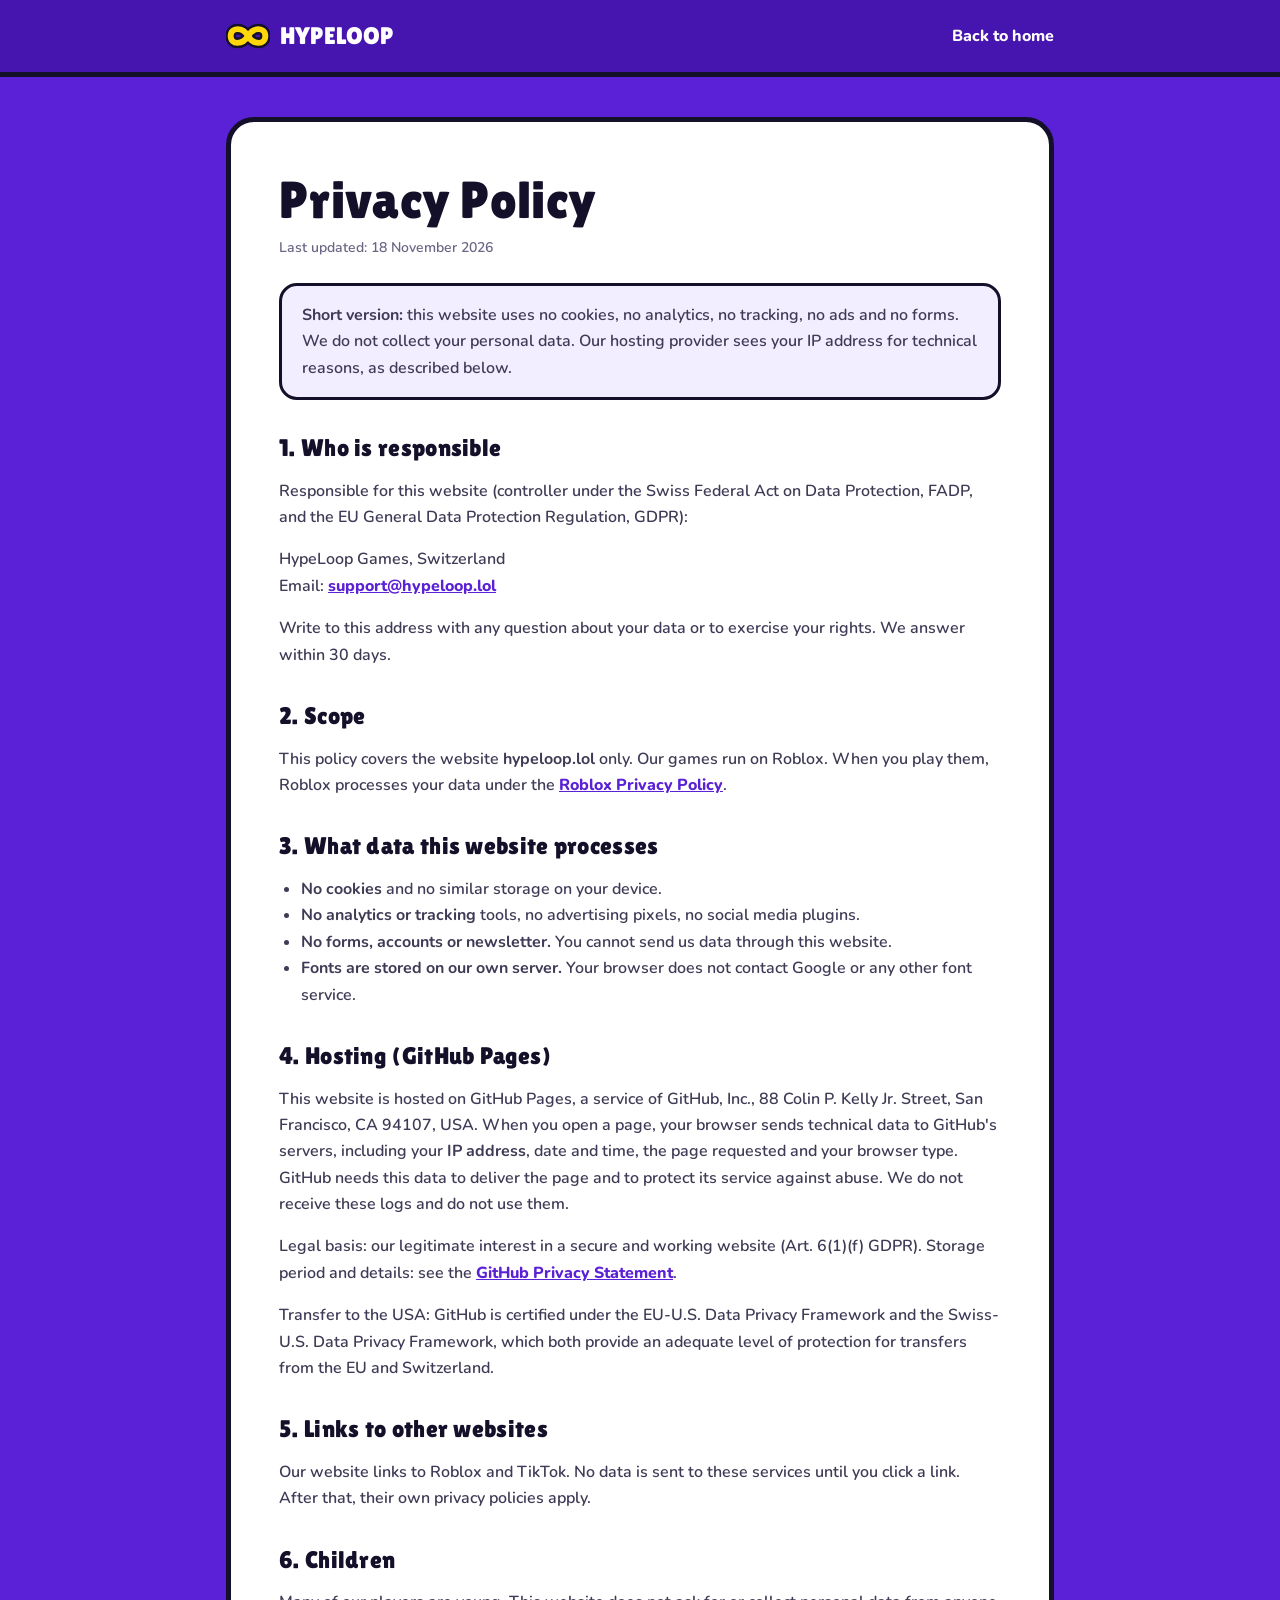
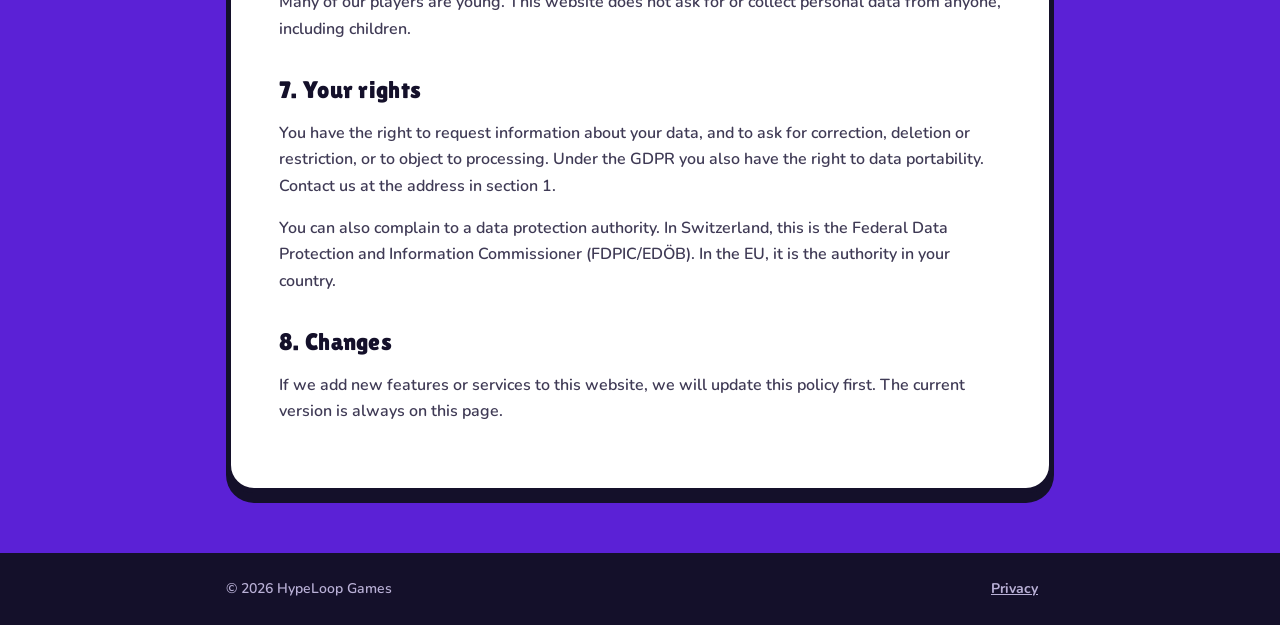
<file: privacy.html>
<!doctype html>
<html lang="en">
<head>
<meta charset="utf-8">
<meta name="viewport" content="width=device-width, initial-scale=1">
<title>Privacy Policy | HypeLoop Games</title>
<meta name="description" content="How the HypeLoop Games website handles personal data.">
<meta name="theme-color" content="#5B21D6">
<link rel="apple-touch-icon" href="apple-touch-icon.png">
<link rel="stylesheet" href="fonts/fonts.css">
<link rel="stylesheet" href="legal.css">
</head>
<body>
<header class="top"><div class="top-in">
 <a class="brand" href="./"><svg viewBox="40 120 432 272" aria-hidden="true"><g stroke-linecap="round" fill="none"><path d="M256 256 C308 166 426 166 426 256 C426 346 308 346 256 256 C204 166 86 166 86 256 C86 346 204 346 256 256 Z" stroke="#14102A" stroke-width="104"/><path d="M256 256 C308 166 426 166 426 256 C426 346 308 346 256 256 C204 166 86 166 86 256 C86 346 204 346 256 256 Z" stroke="#FFD60A" stroke-width="58"/></g></svg>HYPELOOP</a>
 <a class="back" href="./">Back to home</a>
</div></header>

<main><article class="paper">
 <h1>Privacy Policy</h1>
 <p class="updated">Last updated: 18 November 2026</p>

 <div class="box"><p><strong>Short version:</strong> this website uses no cookies, no analytics, no tracking, no ads and no forms. We do not collect your personal data. Our hosting provider sees your IP address for technical reasons, as described below.</p></div>

 <h2>1. Who is responsible</h2>
 <p>Responsible for this website (controller under the Swiss Federal Act on Data Protection, FADP, and the EU General Data Protection Regulation, GDPR):</p>
 <p>HypeLoop Games, Switzerland<br>
 Email: <a href="mailto:support@hypeloop.lol">support@hypeloop.lol</a></p>
 <p>Write to this address with any question about your data or to exercise your rights. We answer within 30 days.</p>

 <h2>2. Scope</h2>
 <p>This policy covers the website <strong>hypeloop.lol</strong> only. Our games run on Roblox. When you play them, Roblox processes your data under the <a href="https://en.help.roblox.com/hc/en-us/articles/115004630823" target="_blank" rel="noopener">Roblox Privacy Policy</a>.</p>

 <h2>3. What data this website processes</h2>
 <ul>
  <li><strong>No cookies</strong> and no similar storage on your device.</li>
  <li><strong>No analytics or tracking</strong> tools, no advertising pixels, no social media plugins.</li>
  <li><strong>No forms, accounts or newsletter.</strong> You cannot send us data through this website.</li>
  <li><strong>Fonts are stored on our own server.</strong> Your browser does not contact Google or any other font service.</li>
 </ul>

 <h2>4. Hosting (GitHub Pages)</h2>
 <p>This website is hosted on GitHub Pages, a service of GitHub, Inc., 88 Colin P. Kelly Jr. Street, San Francisco, CA 94107, USA. When you open a page, your browser sends technical data to GitHub's servers, including your <strong>IP address</strong>, date and time, the page requested and your browser type. GitHub needs this data to deliver the page and to protect its service against abuse. We do not receive these logs and do not use them.</p>
 <p>Legal basis: our legitimate interest in a secure and working website (Art. 6(1)(f) GDPR). Storage period and details: see the <a href="https://docs.github.com/en/site-policy/privacy-policies/github-general-privacy-statement" target="_blank" rel="noopener">GitHub Privacy Statement</a>.</p>
 <p>Transfer to the USA: GitHub is certified under the EU-U.S. Data Privacy Framework and the Swiss-U.S. Data Privacy Framework, which both provide an adequate level of protection for transfers from the EU and Switzerland.</p>

 <h2>5. Links to other websites</h2>
 <p>Our website links to Roblox and TikTok. No data is sent to these services until you click a link. After that, their own privacy policies apply.</p>

 <h2>6. Children</h2>
 <p>Many of our players are young. This website does not ask for or collect personal data from anyone, including children.</p>

 <h2>7. Your rights</h2>
 <p>You have the right to request information about your data, and to ask for correction, deletion or restriction, or to object to processing. Under the GDPR you also have the right to data portability. Contact us at the address in section 1.</p>
 <p>You can also complain to a data protection authority. In Switzerland, this is the Federal Data Protection and Information Commissioner (FDPIC/EDÖB). In the EU, it is the authority in your country.</p>

 <h2>8. Changes</h2>
 <p>If we add new features or services to this website, we will update this policy first. The current version is always on this page.</p>
</article></main>

<footer><div class="foot">
 <span>&copy; 2026 HypeLoop Games</span>
 <span><a href="privacy.html">Privacy</a></span>
</div></footer>
</body>
</html>
</file>
<file: fonts/fonts.css>
/* Self-hosted fonts (SIL Open Font License 1.1, see OFL-*.txt). No requests to Google. */
@font-face{font-family:'Lilita One';font-style:normal;font-weight:400;font-display:swap;src:url(lilita-one-latin-ext.woff2) format('woff2');unicode-range:U+0100-02BA,U+02BD-02C5,U+02C7-02CC,U+02CE-02D7,U+02DD-02FF,U+0304,U+0308,U+0329,U+1D00-1DBF,U+1E00-1E9F,U+1EF2-1EFF,U+2020,U+20A0-20AB,U+20AD-20C4,U+2113,U+2C60-2C7F,U+A720-A7FF}
@font-face{font-family:'Lilita One';font-style:normal;font-weight:400;font-display:swap;src:url(lilita-one-latin.woff2) format('woff2');unicode-range:U+0000-00FF,U+0131,U+0152-0153,U+02BB-02BC,U+02C6,U+02DA,U+02DC,U+0304,U+0308,U+0329,U+2000-206F,U+20AC,U+2122,U+2191,U+2193,U+2212,U+2215,U+FEFF,U+FFFD}
@font-face{font-family:'Nunito';font-style:normal;font-weight:200 1000;font-display:swap;src:url(nunito-latin-ext.woff2) format('woff2');unicode-range:U+0100-02BA,U+02BD-02C5,U+02C7-02CC,U+02CE-02D7,U+02DD-02FF,U+0304,U+0308,U+0329,U+1D00-1DBF,U+1E00-1E9F,U+1EF2-1EFF,U+2020,U+20A0-20AB,U+20AD-20C4,U+2113,U+2C60-2C7F,U+A720-A7FF}
@font-face{font-family:'Nunito';font-style:normal;font-weight:200 1000;font-display:swap;src:url(nunito-latin.woff2) format('woff2');unicode-range:U+0000-00FF,U+0131,U+0152-0153,U+02BB-02BC,U+02C6,U+02DA,U+02DC,U+0304,U+0308,U+0329,U+2000-206F,U+20AC,U+2122,U+2191,U+2193,U+2212,U+2215,U+FEFF,U+FFFD}
</file>
<file: legal.css>
:root{--purple:#5B21D6;--purple-d:#4615B0;--yellow:#FFD60A;--ink:#14102A;--white:#fff;--muted:#E4DAFF}
*{box-sizing:border-box}
html,body{margin:0}
body{font-family:Nunito,system-ui,sans-serif;font-weight:600;background:var(--purple);color:var(--ink);line-height:1.65}
a{color:var(--purple);font-weight:800}
.top{background:var(--purple-d);border-bottom:5px solid var(--ink)}
.top-in{max-width:860px;margin:0 auto;padding:0 16px;height:72px;display:flex;align-items:center;justify-content:space-between;gap:12px}
.brand{display:flex;align-items:center;gap:10px;color:var(--white);text-decoration:none;font-family:'Lilita One',sans-serif;font-weight:400;font-size:24px}
.brand svg{width:44px;height:28px}
.back{color:var(--white);text-decoration:none;font-weight:800;white-space:nowrap}
.back:hover{color:var(--yellow)}
main{max-width:860px;margin:40px auto 60px;padding:0 16px}
.paper{background:var(--white);border:5px solid var(--ink);border-radius:28px;box-shadow:0 10px 0 var(--ink);padding:clamp(22px,5vw,48px)}
h1,h2{font-family:'Lilita One',sans-serif;font-weight:400;letter-spacing:.3px;line-height:1.15}
h1{font-size:clamp(34px,6vw,52px);margin:0 0 6px}
h2{font-size:24px;margin:34px 0 8px}
p,li{color:#3F3A55}
ul{padding-left:22px}
.updated{color:#6B6585;font-size:14px;margin:0 0 24px}
.fill{background:var(--yellow);border-radius:6px;padding:0 6px;color:var(--ink);font-weight:900}
.box{background:#F3EEFF;border:3px solid var(--ink);border-radius:18px;padding:16px 20px;margin:18px 0}
.box p{margin:0}
footer{background:var(--ink);color:#B9B0D6;font-size:14px}
.foot{max-width:860px;margin:0 auto;padding:24px 16px;display:flex;justify-content:space-between;gap:12px;flex-wrap:wrap}
.foot a{color:#B9B0D6;font-weight:700;margin-right:16px}
.foot a:hover{color:var(--white)}
</file>
